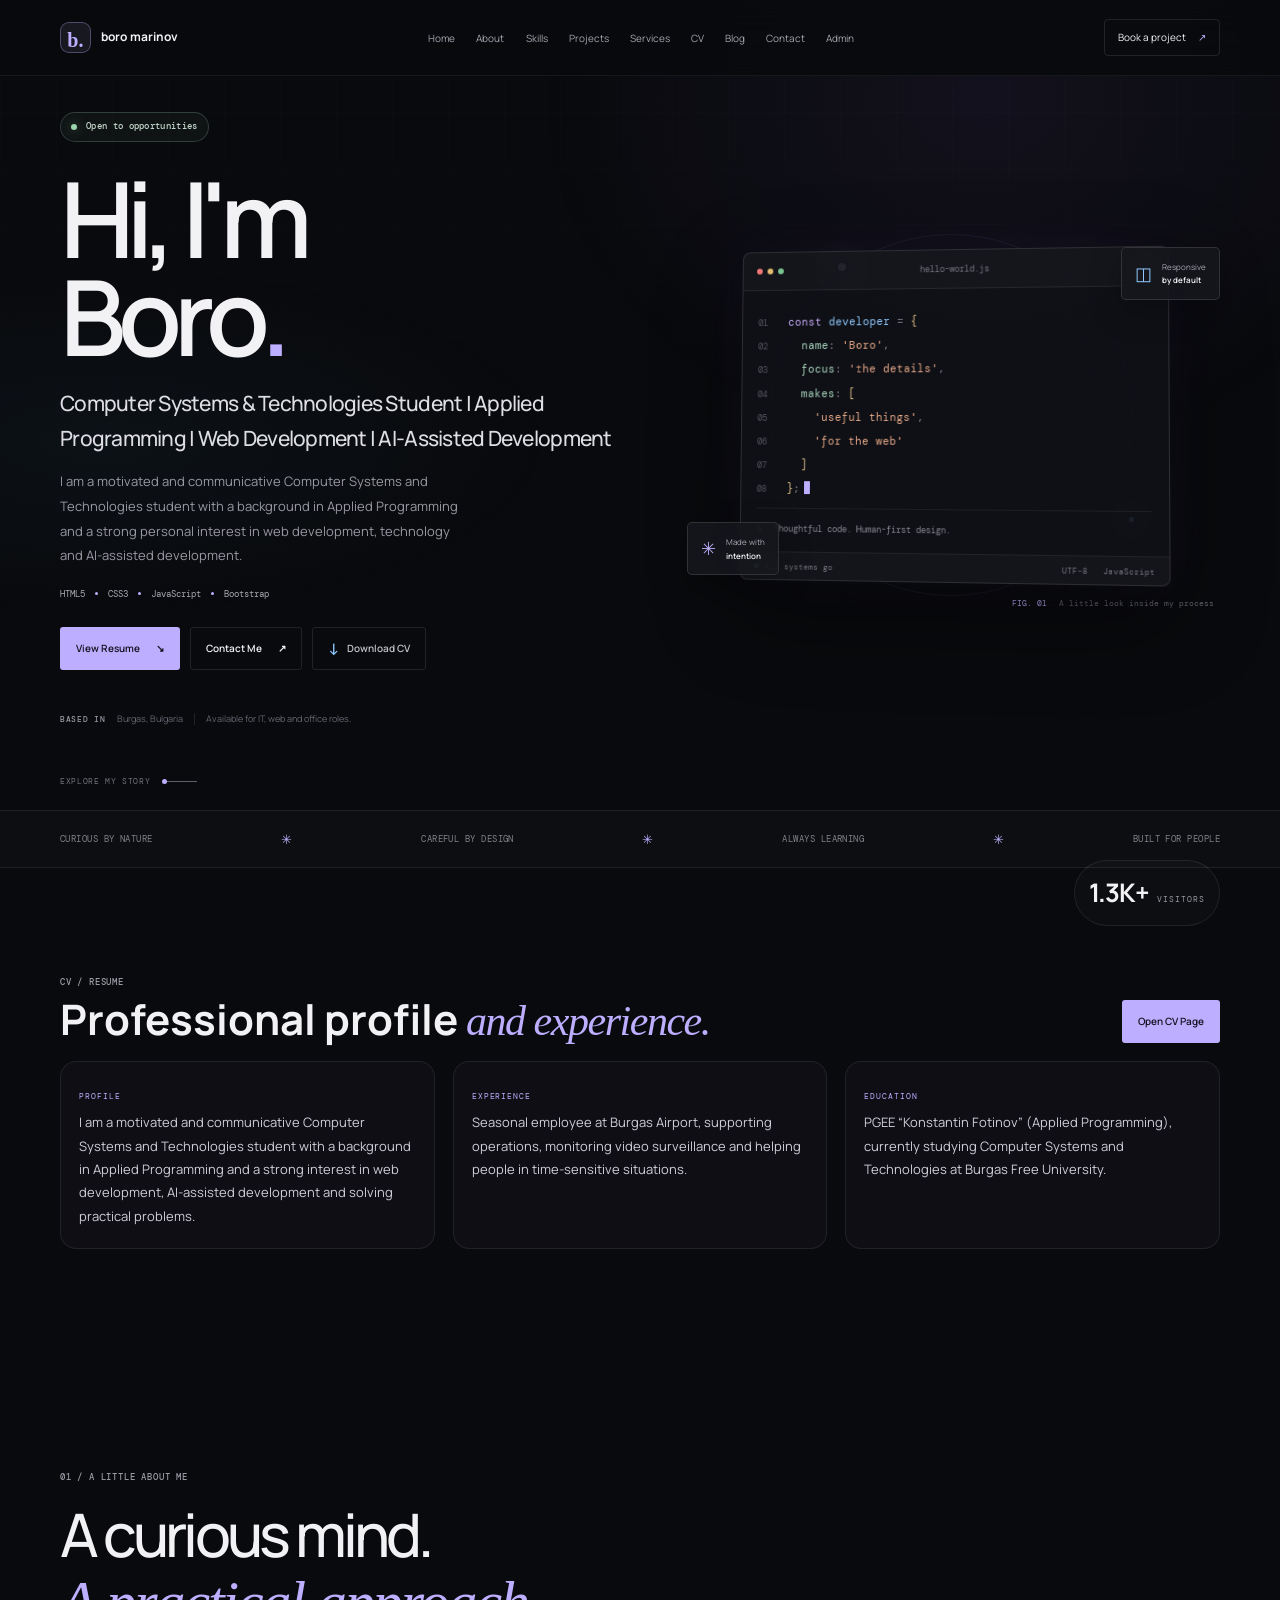
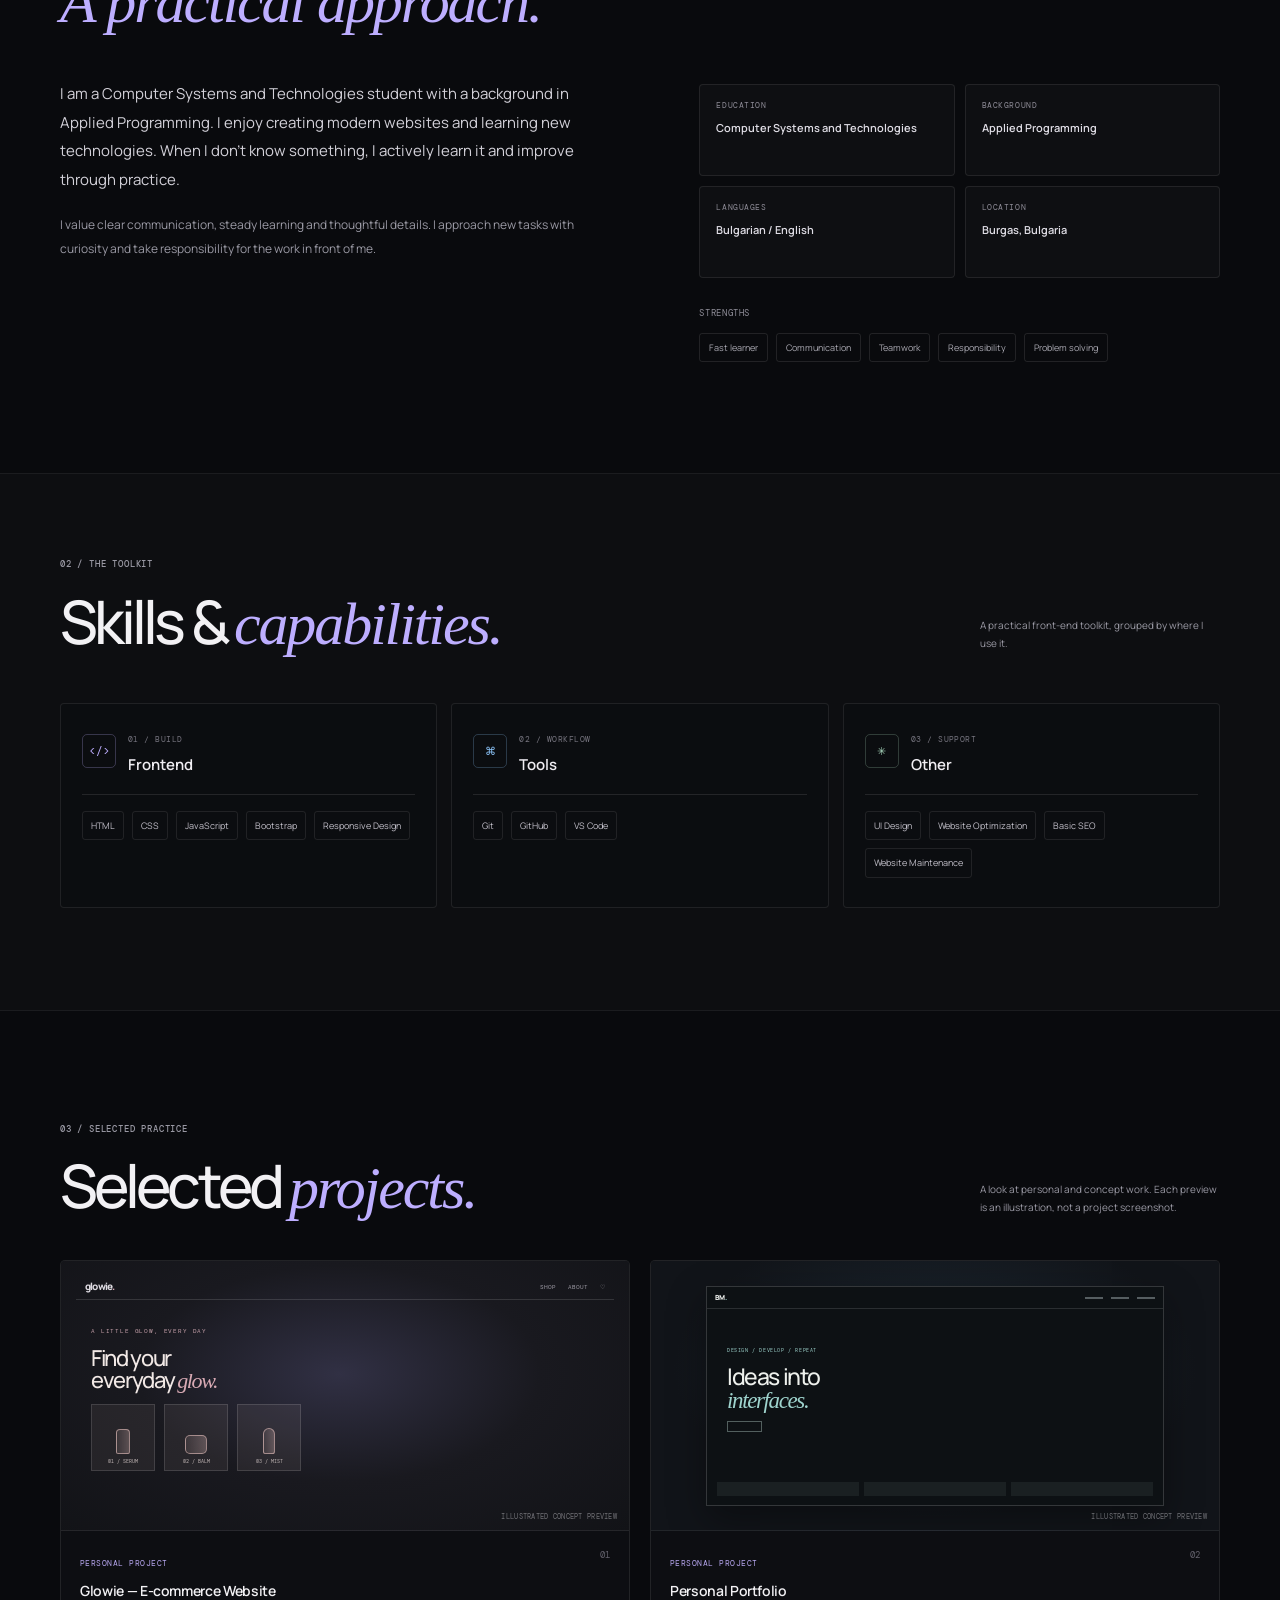
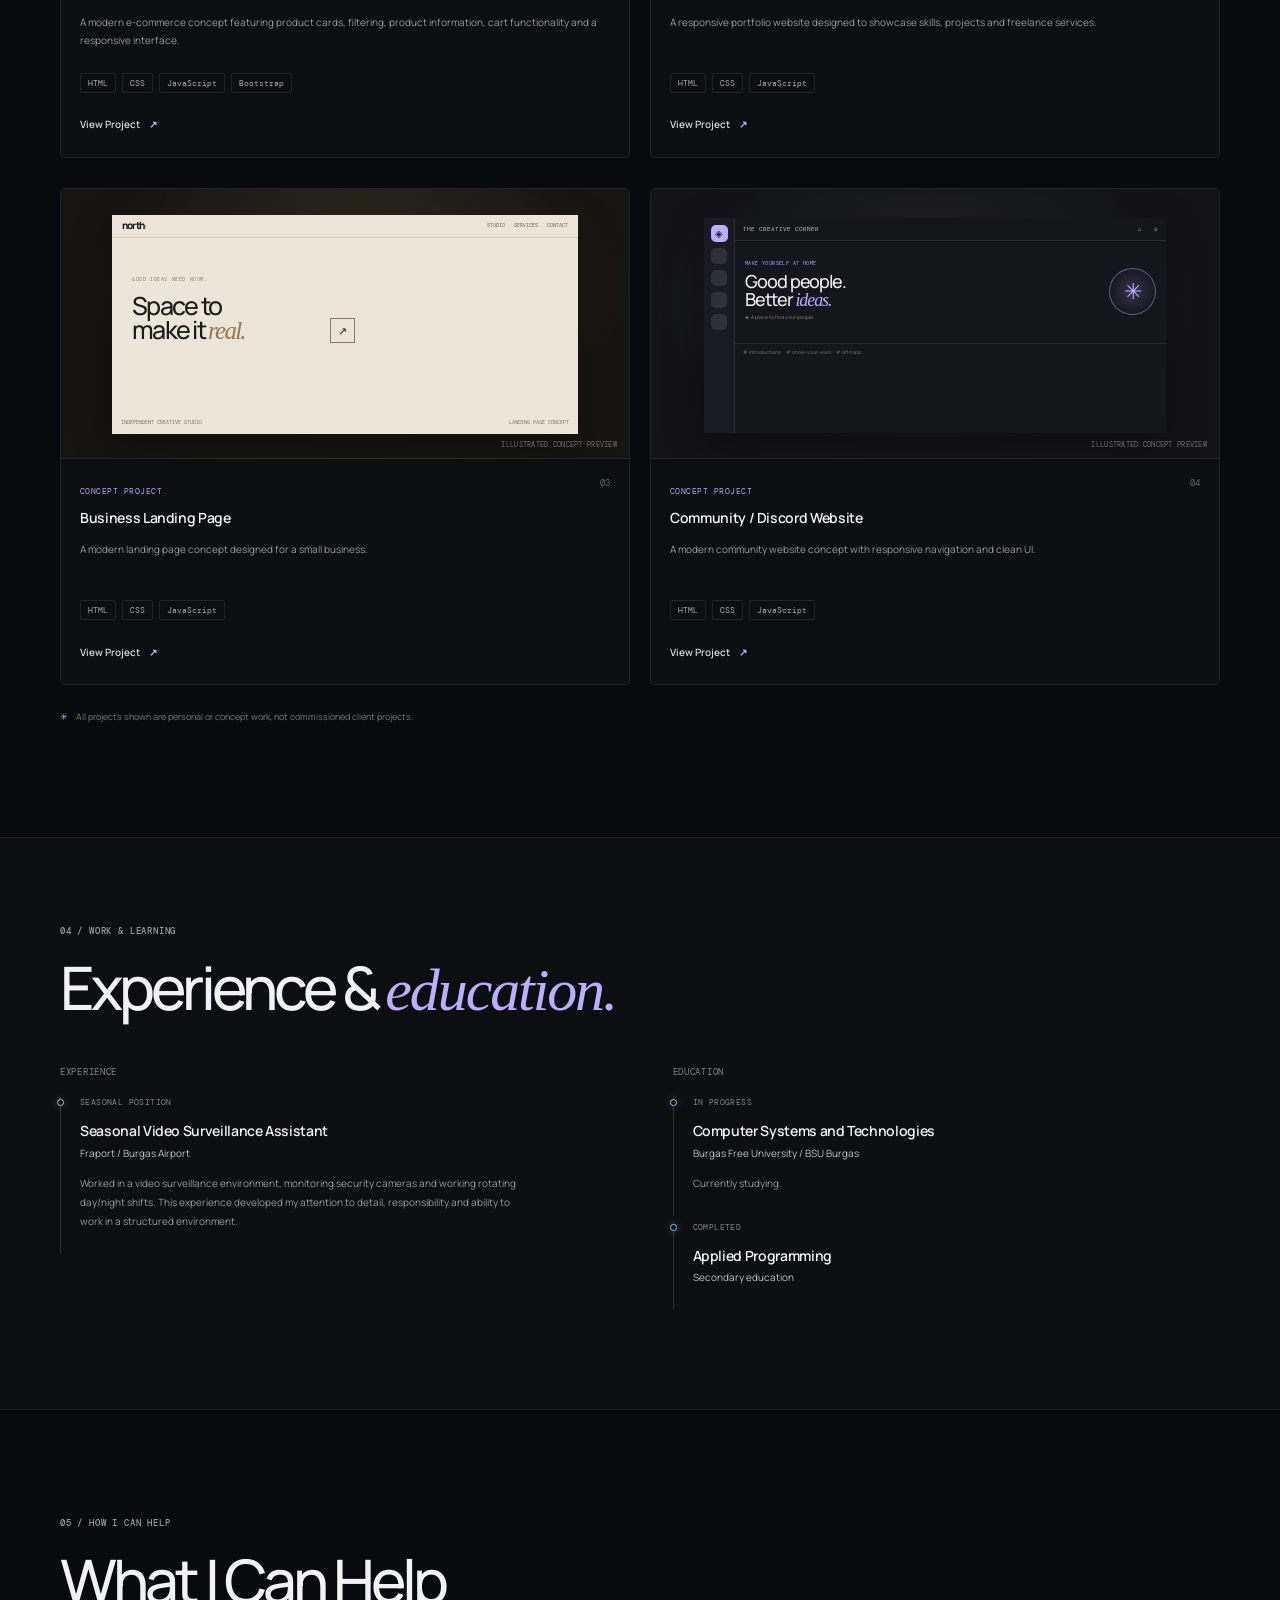
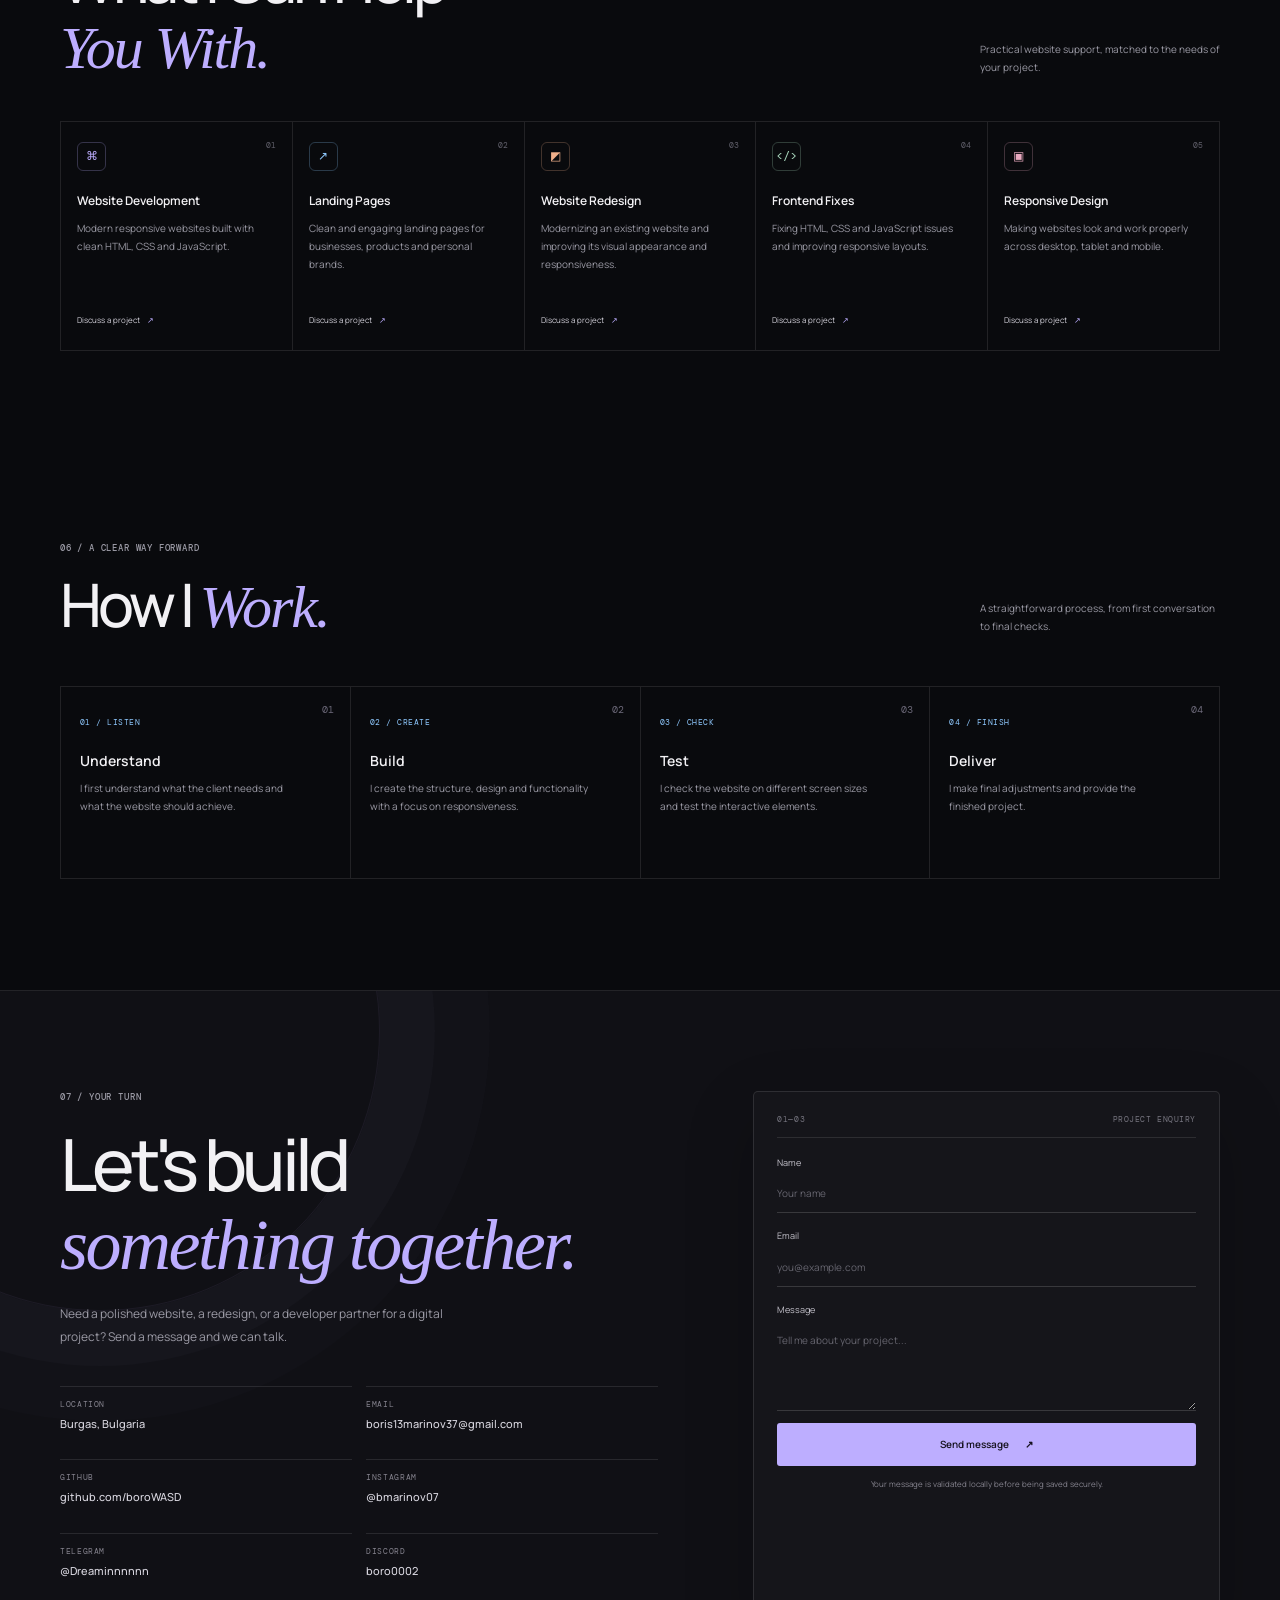
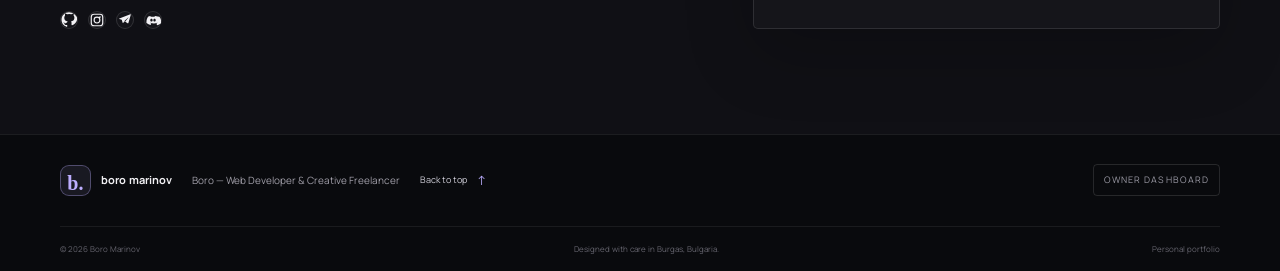
<file: index.html>
<!doctype html>
<html lang="en">
  <head>
    <meta charset="utf-8">
    <meta name="viewport" content="width=device-width, initial-scale=1">
    <meta name="theme-color" content="#090a0d">
    <meta name="description" content="Personal portfolio of Boro, a Web Developer and Computer Systems and Technologies student specializing in modern responsive websites.">
    <title>Boro | Web Developer &amp; Creative Freelancer</title>
    <link rel="icon" href="data:image/svg+xml,%3Csvg xmlns='http://www.w3.org/2000/svg' viewBox='0 0 64 64'%3E%3Crect width='64' height='64' rx='16' fill='%23090a0d'/%3E%3Cpath d='M20 13h15a13 13 0 0 1 10 21 11 11 0 0 1-7 19H20zm10 9v9h5a4 4 0 0 0 0-9zm0 18v9h7a4 4 0 0 0 0-9z' fill='%23c6b7ff'/%3E%3C/svg%3E">
    <link rel="preconnect" href="https://fonts.googleapis.com">
    <link rel="preconnect" href="https://fonts.gstatic.com" crossorigin>
    <link href="https://fonts.googleapis.com/css2?family=DM+Mono:wght@400;500&family=Manrope:wght@400;500;600;700;800&display=swap" rel="stylesheet">
    <link rel="stylesheet" href="styles.css">
    <script src="script.js" defer></script>
  </head>
  <body>
    <a class="skip-link" href="#main">Skip to content</a>
    <div class="site-shell">
      <header class="site-header">
        <a class="wordmark" href="index.html" aria-label="Boro, home"><span class="wordmark-mark">b.</span><span>boro marinov</span></a>
        <button class="menu-toggle" type="button" aria-label="Open navigation" aria-expanded="false" aria-controls="primary-navigation"><span></span><span></span></button>
        <nav class="primary-nav" id="primary-navigation" aria-label="Main navigation">
          <a href="index.html">Home</a><a href="about.html">About</a><a href="skills.html">Skills</a><a href="projects.html">Projects</a><a href="services.html">Services</a><a href="cv.html">CV</a><a href="blog.html">Blog</a><a href="contact.html">Contact</a><a href="admin.html">Admin</a>
        </nav>
        <a class="header-cta" href="contact.html">Book a project <span aria-hidden="true">↗</span></a>
      </header>

      <main id="main">
        <section class="hero section-wrap" id="home" aria-labelledby="hero-title">
          <div class="hero-copy">
            <p class="eyebrow availability-badge"><span class="status-dot"></span> Open to opportunities</p>
            <h1 id="hero-title">Hi, I'm<br><span class="hero-name">Boro<span class="accent-period">.</span></span></h1>
            <p class="hero-role">Computer Systems &amp; Technologies Student | Applied Programming | Web Development | AI-Assisted Development</p>
            <p class="hero-description">I am a motivated and communicative Computer Systems and Technologies student with a background in Applied Programming and a strong personal interest in web development, technology and AI-assisted development.</p>
            <div class="hero-tech" aria-label="Technologies"><span>HTML5</span><i></i><span>CSS3</span><i></i><span>JavaScript</span><i></i><span>Bootstrap</span></div>
            <div class="hero-actions">
              <a class="button button-primary" href="cv.html" data-track="view-resume">View Resume <span aria-hidden="true">↘</span></a>
              <a class="button button-quiet" href="contact.html" data-track="contact-me">Contact Me <span aria-hidden="true">↗</span></a>
              <button class="button button-download" id="download-cv" type="button" data-track="download-cv"><span class="download-icon" aria-hidden="true">↓</span> Download CV</button>
            </div>
            <div class="hero-footnote"><span class="mono-label">BASED IN</span><span>Burgas, Bulgaria</span><span class="footnote-divider"></span><span>Available for IT, web and office roles.</span></div>
          </div>
          <div class="hero-art" aria-label="Animated code editor illustration">
            <div class="art-orbit orbit-one"></div><div class="art-orbit orbit-two"></div>
            <div class="editor-window">
              <div class="editor-top"><div class="window-dots"><i></i><i></i><i></i></div><span class="editor-file">hello-world.js</span><span class="editor-language">JS</span></div>
              <div class="editor-content" aria-hidden="true">
                <div><span class="line-no">01</span><span class="code-purple">const</span> <span class="code-blue">developer</span> <span class="code-muted">=</span> <span class="code-yellow">{</span></div>
                <div><span class="line-no">02</span>&nbsp;&nbsp;<span class="code-green">name</span><span class="code-muted">:</span> <span class="code-orange">'Boro'</span><span class="code-muted">,</span></div>
                <div><span class="line-no">03</span>&nbsp;&nbsp;<span class="code-green">focus</span><span class="code-muted">:</span> <span class="code-orange">'the details'</span><span class="code-muted">,</span></div>
                <div><span class="line-no">04</span>&nbsp;&nbsp;<span class="code-green">makes</span><span class="code-muted">:</span> <span class="code-yellow">[</span></div>
                <div><span class="line-no">05</span>&nbsp;&nbsp;&nbsp;&nbsp;<span class="code-orange">'useful things'</span><span class="code-muted">,</span></div>
                <div><span class="line-no">06</span>&nbsp;&nbsp;&nbsp;&nbsp;<span class="code-orange">'for the web'</span></div>
                <div><span class="line-no">07</span>&nbsp;&nbsp;<span class="code-yellow">]</span></div>
                <div><span class="line-no">08</span><span class="code-yellow">}</span><span class="code-muted">;</span><span class="cursor-block"></span></div>
                <div class="editor-spacer"></div>
                <div class="editor-output"><span class="output-arrow">↳</span> Thoughtful code. Human-first design.</div>
              </div>
              <div class="editor-status"><span><i></i> All systems go</span><span>UTF-8&nbsp;&nbsp; JavaScript</span></div>
            </div>
            <div class="floating-chip chip-responsive"><span class="chip-icon">◫</span><span>Responsive<br><b>by default</b></span></div>
            <div class="floating-chip chip-clean"><span class="chip-spark">✳</span><span>Made with<br><b>intention</b></span></div>
            <div class="art-caption"><span>FIG. 01</span><span>A little look inside my process</span></div>
          </div>
          <a class="scroll-cue" href="about.html"><span>EXPLORE MY STORY</span><i aria-hidden="true"></i></a>
        </section>

        <section class="intro-strip" aria-label="Portfolio summary"><div class="strip-inner"><span>CURIOUS BY NATURE</span><b>✳</b><span>CAREFUL BY DESIGN</span><b>✳</b><span>ALWAYS LEARNING</span><b>✳</b><span>BUILT FOR PEOPLE</span></div></section>

        <div class="public-counter-wrap section-wrap" aria-label="Public visitor statistic">
          <div class="public-counter">
            <span class="public-counter-number" id="public-visitor-count">1,284</span>
            <span class="public-counter-label">visitors</span>
          </div>
        </div>

        <section class="content-section section-wrap cv-spotlight" id="cv" aria-labelledby="cv-title">
          <div class="resume-banner">
            <div>
              <p class="eyebrow">CV / RESUME</p>
              <h2 id="cv-title">Professional profile <span class="serif-accent">and experience.</span></h2>
            </div>
            <div class="resume-banner-actions">
              <a class="button button-primary" href="cv.html">Open CV Page</a>
            </div>
          </div>
          <div class="resume-summary-grid">
            <article class="resume-summary-card">
              <span>PROFILE</span>
              <p>I am a motivated and communicative Computer Systems and Technologies student with a background in Applied Programming and a strong interest in web development, AI-assisted development and solving practical problems.</p>
            </article>
            <article class="resume-summary-card">
              <span>EXPERIENCE</span>
              <p>Seasonal employee at Burgas Airport, supporting operations, monitoring video surveillance and helping people in time-sensitive situations.</p>
            </article>
            <article class="resume-summary-card">
              <span>EDUCATION</span>
              <p>PGEE “Konstantin Fotinov” (Applied Programming), currently studying Computer Systems and Technologies at Burgas Free University.</p>
            </article>
          </div>
        </section>

        <section class="content-section section-wrap" id="about" aria-labelledby="about-title">
          <div class="section-heading"><p class="eyebrow">01 / A LITTLE ABOUT ME</p><h2 id="about-title">A curious mind.<br><span class="serif-accent">A practical approach.</span></h2></div>
          <div class="about-layout">
            <div class="about-copy"><p class="large-copy">I am a Computer Systems and Technologies student with a background in Applied Programming. I enjoy creating modern websites and learning new technologies. When I don't know something, I actively learn it and improve through practice.</p><p>I value clear communication, steady learning and thoughtful details. I approach new tasks with curiosity and take responsibility for the work in front of me.</p></div>
            <div class="about-facts">
              <div class="about-fact-grid">
                <article class="about-fact"><span>EDUCATION</span><strong>Computer Systems and Technologies</strong></article>
                <article class="about-fact"><span>BACKGROUND</span><strong>Applied Programming</strong></article>
                <article class="about-fact"><span>LANGUAGES</span><strong>Bulgarian / English</strong></article>
                <article class="about-fact"><span>LOCATION</span><strong>Burgas, Bulgaria</strong></article>
              </div>
              <div class="strengths"><span class="fact-index">STRENGTHS</span><div class="trait-list"><span>Fast learner</span><span>Communication</span><span>Teamwork</span><span>Responsibility</span><span>Problem solving</span></div></div>
            </div>
          </div>
        </section>

        <section class="content-section skills-section" id="skills" aria-labelledby="skills-title">
          <div class="section-wrap">
            <div class="section-heading heading-inline"><div><p class="eyebrow">02 / THE TOOLKIT</p><h2 id="skills-title">Skills &amp; <span class="serif-accent">capabilities.</span></h2></div><p class="heading-note">A practical front-end toolkit, grouped by where I use it.</p></div>
            <div class="skill-groups">
              <article class="skill-group"><div class="skill-group-heading"><span class="skill-group-icon">&lt;/&gt;</span><div><span>01 / BUILD</span><h3>Frontend</h3></div></div><div class="skill-list"><span>HTML</span><span>CSS</span><span>JavaScript</span><span>Bootstrap</span><span>Responsive Design</span></div></article>
              <article class="skill-group"><div class="skill-group-heading"><span class="skill-group-icon icon-blue">⌘</span><div><span>02 / WORKFLOW</span><h3>Tools</h3></div></div><div class="skill-list"><span>Git</span><span>GitHub</span><span>VS Code</span></div></article>
              <article class="skill-group"><div class="skill-group-heading"><span class="skill-group-icon icon-green">✳</span><div><span>03 / SUPPORT</span><h3>Other</h3></div></div><div class="skill-list"><span>UI Design</span><span>Website Optimization</span><span>Basic SEO</span><span>Website Maintenance</span></div></article>
            </div>
          </div>
        </section>

        <section class="content-section section-wrap projects-section" id="projects" aria-labelledby="projects-title"><div class="section-heading heading-inline"><div><p class="eyebrow">03 / SELECTED PRACTICE</p><h2 id="projects-title">Selected <span class="serif-accent">projects.</span></h2></div><p class="heading-note">A look at personal and concept work. Each preview is an illustration, not a project screenshot.</p></div><div class="projects-grid">
          <article class="project-card project-featured"><div class="project-preview preview-shop" role="img" aria-label="Illustrated placeholder preview for the Glowie e-commerce concept"><div class="preview-browser"><span class="browser-mark">glowie<span>.</span></span><span class="browser-links">SHOP&nbsp;&nbsp; ABOUT&nbsp;&nbsp; ♡</span></div><div class="shop-body"><span class="shop-kicker">A LITTLE GLOW, EVERY DAY</span><div class="shop-title">Find your<br>everyday <em>glow.</em></div><div class="shop-products"><span class="product product-a"><i></i><b>01 / SERUM</b></span><span class="product product-b"><i></i><b>02 / BALM</b></span><span class="product product-c"><i></i><b>03 / MIST</b></span></div></div><span class="preview-label">ILLUSTRATED CONCEPT PREVIEW</span></div><div class="project-details"><div class="project-title-row"><div><span class="project-kind">PERSONAL PROJECT</span><h3>Glowie — E-commerce Website</h3></div><span class="project-index">01</span></div><p>A modern e-commerce concept featuring product cards, filtering, product information, cart functionality and a responsive interface.</p><div class="tech-tags"><span>HTML</span><span>CSS</span><span>JavaScript</span><span>Bootstrap</span></div><div class="project-actions"><button class="text-link project-view" type="button" data-project="glowie">View Project <span>↗</span></button></div></div></article>
          <article class="project-card"><div class="project-preview preview-portfolio" role="img" aria-label="Illustrated placeholder preview for a personal portfolio"><div class="portfolio-frame"><div class="portfolio-nav"><span>BM<span>.</span></span><i></i><i></i><i></i></div><div class="portfolio-hero"><small>DESIGN / DEVELOP / REPEAT</small><strong>Ideas into<br><em>interfaces.</em></strong><span></span></div><div class="portfolio-bottom"><i></i><i></i><i></i></div></div><span class="preview-label">ILLUSTRATED CONCEPT PREVIEW</span></div><div class="project-details"><div class="project-title-row"><div><span class="project-kind">PERSONAL PROJECT</span><h3>Personal Portfolio</h3></div><span class="project-index">02</span></div><p>A responsive portfolio website designed to showcase skills, projects and freelance services.</p><div class="tech-tags"><span>HTML</span><span>CSS</span><span>JavaScript</span></div><div class="project-actions"><button class="text-link project-view" type="button" data-project="portfolio">View Project <span>↗</span></button></div></div></article>
          <article class="project-card"><div class="project-preview preview-business" role="img" aria-label="Illustrated placeholder preview for a small business landing page concept"><div class="business-frame"><div class="business-nav"><span>north<span>+</span></span><span>STUDIO&nbsp;&nbsp; SERVICES&nbsp;&nbsp; CONTACT</span></div><div class="business-hero"><span>GOOD IDEAS NEED ROOM.</span><b>Space to<br>make it <em>real.</em></b><i>↗</i></div><div class="business-foot"><span>INDEPENDENT CREATIVE STUDIO</span><span>LANDING PAGE CONCEPT</span></div></div><span class="preview-label">ILLUSTRATED CONCEPT PREVIEW</span></div><div class="project-details"><div class="project-title-row"><div><span class="project-kind">CONCEPT PROJECT</span><h3>Business Landing Page</h3></div><span class="project-index">03</span></div><p>A modern landing page concept designed for a small business.</p><div class="tech-tags"><span>HTML</span><span>CSS</span><span>JavaScript</span></div><div class="project-actions"><button class="text-link project-view" type="button" data-project="business">View Project <span>↗</span></button></div></div></article>
          <article class="project-card"><div class="project-preview preview-community" role="img" aria-label="Illustrated placeholder preview for a community website concept"><div class="community-frame"><div class="community-sidebar"><span class="community-logo">◈</span><i></i><i></i><i></i><i></i></div><div class="community-main"><div class="community-top"><span>THE CREATIVE CORNER</span><span>⌕ &nbsp; ♧</span></div><div class="community-content"><div class="community-copy"><small>MAKE YOURSELF AT HOME</small><b>Good people.<br>Better <em>ideas.</em></b><span>◈&nbsp; A place to find your people.</span></div><div class="community-orb">✳</div></div><div class="community-channels"><span># introductions</span><span># show-your-work</span><span># off-topic</span></div></div></div><span class="preview-label">ILLUSTRATED CONCEPT PREVIEW</span></div><div class="project-details"><div class="project-title-row"><div><span class="project-kind">CONCEPT PROJECT</span><h3>Community / Discord Website</h3></div><span class="project-index">04</span></div><p>A modern community website concept with responsive navigation and clean UI.</p><div class="tech-tags"><span>HTML</span><span>CSS</span><span>JavaScript</span></div><div class="project-actions"><button class="text-link project-view" type="button" data-project="community">View Project <span>↗</span></button></div></div></article>
        </div><p class="projects-note"><span aria-hidden="true">✳</span> All projects shown are personal or concept work, not commissioned client projects.</p></section>

        <section class="content-section experience-section" id="experience" aria-labelledby="experience-title"><div class="section-wrap"><div class="section-heading"><p class="eyebrow">04 / WORK &amp; LEARNING</p><h2 id="experience-title">Experience &amp; <span class="serif-accent">education.</span></h2></div><div class="timeline-layout"><div class="timeline-column"><p class="timeline-label">EXPERIENCE</p><article class="timeline-entry"><span class="timeline-dot"></span><div class="timeline-meta"><span>SEASONAL POSITION</span></div><h3>Seasonal Video Surveillance Assistant</h3><p class="timeline-place">Fraport / Burgas Airport</p><p class="timeline-description">Worked in a video surveillance environment, monitoring security cameras and working rotating day/night shifts. This experience developed my attention to detail, responsibility and ability to work in a structured environment.</p></article></div><div class="timeline-column" id="education"><p class="timeline-label">EDUCATION</p><article class="timeline-entry"><span class="timeline-dot dot-violet"></span><div class="timeline-meta"><span>IN PROGRESS</span></div><h3>Computer Systems and Technologies</h3><p class="timeline-place">Burgas Free University / BSU Burgas</p><p class="timeline-description">Currently studying.</p></article><article class="timeline-entry entry-secondary"><span class="timeline-dot dot-blue"></span><div class="timeline-meta"><span>COMPLETED</span></div><h3>Applied Programming</h3><p class="timeline-place">Secondary education</p></article></div></div></div></section>

        <section class="content-section section-wrap services-section" id="services" aria-labelledby="services-title"><div class="section-heading heading-inline"><div><p class="eyebrow">05 / HOW I CAN HELP</p><h2 id="services-title">What I Can Help<br><span class="serif-accent">You With.</span></h2></div><p class="heading-note">Practical website support, matched to the needs of your project.</p></div><div class="services-grid"><article class="service-item"><span class="service-index">01</span><span class="service-icon">⌘</span><h3>Website Development</h3><p>Modern responsive websites built with clean HTML, CSS and JavaScript.</p><a href="contact.html" aria-label="Ask about website development">Discuss a project <span>↗</span></a></article><article class="service-item"><span class="service-index">02</span><span class="service-icon">↗</span><h3>Landing Pages</h3><p>Clean and engaging landing pages for businesses, products and personal brands.</p><a href="contact.html" aria-label="Ask about landing pages">Discuss a project <span>↗</span></a></article><article class="service-item"><span class="service-index">03</span><span class="service-icon">◩</span><h3>Website Redesign</h3><p>Modernizing an existing website and improving its visual appearance and responsiveness.</p><a href="contact.html" aria-label="Ask about website redesign">Discuss a project <span>↗</span></a></article><article class="service-item"><span class="service-index">04</span><span class="service-icon">&lt;/&gt;</span><h3>Frontend Fixes</h3><p>Fixing HTML, CSS and JavaScript issues and improving responsive layouts.</p><a href="contact.html" aria-label="Ask about frontend fixes">Discuss a project <span>↗</span></a></article><article class="service-item"><span class="service-index">05</span><span class="service-icon">▣</span><h3>Responsive Design</h3><p>Making websites look and work properly across desktop, tablet and mobile.</p><a href="contact.html" aria-label="Ask about responsive design">Discuss a project <span>↗</span></a></article></div></section>

        <section class="content-section section-wrap process-section" id="process" aria-labelledby="process-title"><div class="section-heading heading-inline"><div><p class="eyebrow">06 / A CLEAR WAY FORWARD</p><h2 id="process-title">How I <span class="serif-accent">Work.</span></h2></div><p class="heading-note">A straightforward process, from first conversation to final checks.</p></div><div class="process-grid"><article class="process-step"><span class="process-number">01</span><span class="process-marker">01 / LISTEN</span><h3>Understand</h3><p>I first understand what the client needs and what the website should achieve.</p></article><article class="process-step"><span class="process-number">02</span><span class="process-marker">02 / CREATE</span><h3>Build</h3><p>I create the structure, design and functionality with a focus on responsiveness.</p></article><article class="process-step"><span class="process-number">03</span><span class="process-marker">03 / CHECK</span><h3>Test</h3><p>I check the website on different screen sizes and test the interactive elements.</p></article><article class="process-step"><span class="process-number">04</span><span class="process-marker">04 / FINISH</span><h3>Deliver</h3><p>I make final adjustments and provide the finished project.</p></article></div></section>

        <section class="contact-section" id="contact" aria-labelledby="contact-title">
          <div class="contact-glow"></div>
          <div class="section-wrap contact-layout">
            <div class="contact-copy">
              <p class="eyebrow">07 / YOUR TURN</p>
              <h2 id="contact-title">Let's build<br><span class="serif-accent">something together.</span></h2>
              <p>Need a polished website, a redesign, or a developer partner for a digital project? Send a message and we can talk.</p>
              <div class="contact-details">
                <div><span>LOCATION</span><strong>Burgas, Bulgaria</strong></div>
                <div><span>EMAIL</span><strong>boris13marinov37@gmail.com</strong></div>
                <div><span>GITHUB</span><strong><a href="https://github.com/boroWASD" target="_blank" rel="noreferrer">github.com/boroWASD</a></strong></div>
                <div><span>INSTAGRAM</span><strong><a href="https://www.instagram.com/bmarinov07/?hl=en" target="_blank" rel="noreferrer">@bmarinov07</a></strong></div>
                <div><span>TELEGRAM</span><strong><a href="https://t.me/Dreaminnnnnn" target="_blank" rel="noreferrer">@Dreaminnnnnn</a></strong></div>
                <div><span>DISCORD</span><strong>boro0002</strong></div>
              </div>
              <div class="social-links" aria-label="Social media links">
                <a class="social-link social-icon" href="https://github.com/boroWASD" target="_blank" rel="noreferrer" aria-label="GitHub"><svg viewBox="0 0 24 24" aria-hidden="true"><path d="M12 .5C5.7.5.8 5.4.8 11.7c0 4.9 3.2 9.1 7.7 10.6.6.1.8-.3.8-.6v-2.2c-3.1.7-3.8-1.3-3.8-1.3-.5-1.3-1.3-1.7-1.3-1.7-1.1-.7.1-.7.1-.7 1.2.1 1.8 1.2 1.8 1.2 1 .1 2.4-.7 3.2-1.5.1-.6.4-1.1.7-1.4-2.5-.3-5.1-1.3-5.1-5.7 0-1.3.5-2.3 1.2-3.1-.1-.3-.5-1.6.1-3.2 0 0 1-.3 3.3 1.2a11.5 11.5 0 0 1 6 0c2.3-1.5 3.3-1.2 3.3-1.2.6 1.6.2 2.9.1 3.2.8.8 1.2 1.8 1.2 3.1 0 4.4-2.6 5.4-5.1 5.7.4.4.8 1 .8 2.1v3.1c0 .3.2.7.8.6 4.5-1.5 7.7-5.7 7.7-10.6C23.2 5.4 18.3.5 12 .5Z"/></svg></a>
                <a class="social-link social-icon" href="https://www.instagram.com/bmarinov07/?hl=en" target="_blank" rel="noreferrer" aria-label="Instagram"><svg viewBox="0 0 24 24" aria-hidden="true"><path d="M7.6 2.5h8.8A5.1 5.1 0 0 1 21.5 7.6v8.8a5.1 5.1 0 0 1-5.1 5.1H7.6A5.1 5.1 0 0 1 2.5 16.4V7.6a5.1 5.1 0 0 1 5.1-5.1Zm0 1.8A3.3 3.3 0 0 0 4.3 7.6v8.8a3.3 3.3 0 0 0 3.3 3.3h8.8a3.3 3.3 0 0 0 3.3-3.3V7.6a3.3 3.3 0 0 0-3.3-3.3zm8.9 2.1a1.2 1.2 0 1 1 0 2.5 1.2 1.2 0 0 1 0-2.5ZM12 6.8A5.2 5.2 0 1 1 12 17.2 5.2 5.2 0 0 1 12 6.8Zm0 1.8A3.4 3.4 0 1 0 12 15.6 3.4 3.4 0 0 0 12 8.6Z"/></svg></a>
                <a class="social-link social-icon" href="https://t.me/Dreaminnnnnn" target="_blank" rel="noreferrer" aria-label="Telegram"><svg viewBox="0 0 24 24" aria-hidden="true"><path d="M20.7 4.2c.4-.5 0-1-.7-.9l-16.5 6.4c-.6.2-.6.6-.1.8l3.7 1.2 1.4 4.4c.1.5.8.6 1 .2l2.1-2.6 4.1 3.1c.7.5 1.3.2 1.5-.7L20.7 4.2Zm-9.2 9 5.3-4.8c.2-.2.4-.1.2.1l-4.6 5.8-.2.3-.3-.4Z"/></svg></a>
                <a class="social-link social-icon" href="https://discord.com" aria-label="Discord" rel="noreferrer"><svg viewBox="0 0 24 24" aria-hidden="true"><path d="M19 6.9A14.3 14.3 0 0 0 15.2 6l-.4.7a13 13 0 0 1-6.6 0L7.8 6A14.3 14.3 0 0 0 5 6.9C2.6 9.8 2 13.2 2.2 16.5c2.1 1.6 4.1 2.5 6 3.1.5-.7 1-1.4 1.3-2.2a10.9 10.9 0 0 1-1.7-.8l.4-.3c3.3 1.5 6.9 1.5 10.2 0l.4.3c-.5.4-1.1.7-1.7.9.3.8.8 1.5 1.3 2.2 2-.6 3.9-1.5 6-3.1.2-3.3-.5-6.7-2.8-9.6ZM9.7 14.3c-1 0-1.8-.9-1.8-2s.8-2 1.8-2c1 0 1.8.9 1.8 2s-.8 2-1.8 2Zm4.6 0c-1 0-1.8-.9-1.8-2s.8-2 1.8-2c1 0 1.8.9 1.8 2s-.8 2-1.8 2Z"/></svg></a>
              </div>
            </div>

            <form class="contact-form" id="contact-form" novalidate>
              <div class="form-intro"><span>01—03</span><span>PROJECT ENQUIRY</span></div>
              <label for="name">Name</label>
              <input id="name" name="name" autocomplete="name" placeholder="Your name" required minlength="2">
              <span class="field-error" id="name-error"></span>

              <label for="email">Email</label>
              <input id="email" name="email" type="email" autocomplete="email" placeholder="you@example.com" required>
              <span class="field-error" id="email-error"></span>

              <label for="message">Message</label>
              <textarea id="message" name="message" rows="4" placeholder="Tell me about your project..." required minlength="10"></textarea>
              <span class="field-error" id="message-error"></span>

              <button class="button button-primary form-submit" type="submit" data-track="contact-form-submit">Send message <span aria-hidden="true">↗</span></button>
              <p class="form-status" id="form-status" role="status" aria-live="polite">Your message is validated locally before being saved securely.</p>
            </form>
          </div>
        </section>
      </main>

      <footer class="site-footer"><div class="section-wrap footer-main"><a class="wordmark footer-brand" href="index.html"><span class="wordmark-mark">b.</span><span>boro marinov</span></a><p>Boro — Web Developer &amp; Creative Freelancer</p><a class="back-to-top" href="index.html">Back to top <span aria-hidden="true">↑</span></a><a class="admin-link" href="admin.html">Owner dashboard</a></div><div class="section-wrap footer-bottom"><span>© <span id="year"></span> Boro Marinov</span><span>Designed with care in Burgas, Bulgaria.</span><span>Personal portfolio</span></div></footer>

      <button class="back-top-button" id="back-top" type="button" aria-label="Back to top">↑</button>
      <div class="toast" id="toast" role="status" aria-live="polite"></div>
      <dialog class="project-dialog" id="project-dialog" aria-labelledby="dialog-title"><button class="dialog-close" type="button" aria-label="Close project details">×</button><p class="eyebrow" id="dialog-kind">PERSONAL PROJECT</p><h2 id="dialog-title">Project</h2><p id="dialog-description"></p><div class="tech-tags" id="dialog-tech"></div><p class="dialog-note">The preview is illustrative. No live project or repository link was provided.</p></dialog>
    </div>
  </body>
</html>
</file>
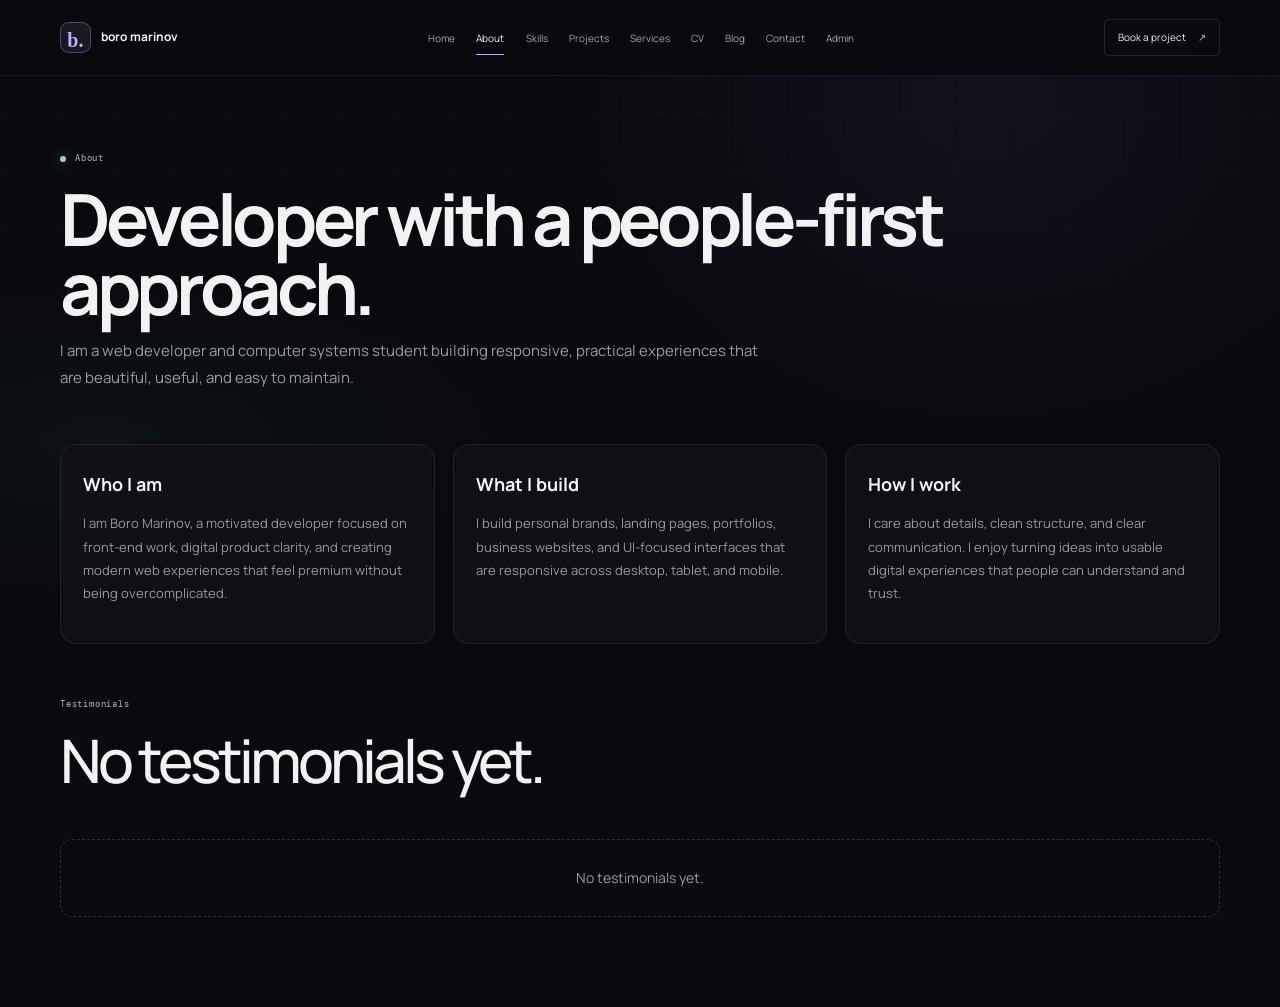
<file: about.html>
<!doctype html>
<html lang="en">
  <head>
    <meta charset="utf-8">
    <meta name="viewport" content="width=device-width, initial-scale=1">
    <meta name="theme-color" content="#090a0d">
    <title>Boro | About</title>
    <link rel="preconnect" href="https://fonts.googleapis.com">
    <link rel="preconnect" href="https://fonts.gstatic.com" crossorigin>
    <link href="https://fonts.googleapis.com/css2?family=DM+Mono:wght@400;500&family=Manrope:wght@400;500;600;700;800&display=swap" rel="stylesheet">
    <link rel="stylesheet" href="styles.css">
    <script src="script.js" defer></script>
  </head>
  <body>
    <div class="site-shell">
      <header class="site-header">
        <a class="wordmark" href="index.html" aria-label="Boro, home"><span class="wordmark-mark">b.</span><span>boro marinov</span></a>
        <button class="menu-toggle" type="button" aria-label="Open navigation" aria-expanded="false" aria-controls="primary-navigation"><span></span><span></span></button>
        <nav class="primary-nav" id="primary-navigation" aria-label="Main navigation">
          <a href="index.html">Home</a><a href="about.html" class="active" aria-current="page">About</a><a href="skills.html">Skills</a><a href="projects.html">Projects</a><a href="services.html">Services</a><a href="cv.html">CV</a><a href="blog.html">Blog</a><a href="contact.html">Contact</a><a href="admin.html">Admin</a>
        </nav>
        <a class="header-cta" href="contact.html">Book a project <span aria-hidden="true">↗</span></a>
      </header>

      <main class="page-main section-wrap">
        <section class="page-hero">
          <p class="eyebrow"><span class="status-dot"></span> About</p>
          <h1>Developer with a people-first approach.</h1>
          <p>I am a web developer and computer systems student building responsive, practical experiences that are beautiful, useful, and easy to maintain.</p>
        </section>

        <section class="story-grid">
          <article class="story-card">
            <h2>Who I am</h2>
            <p>I am Boro Marinov, a motivated developer focused on front-end work, digital product clarity, and creating modern web experiences that feel premium without being overcomplicated.</p>
          </article>
          <article class="story-card">
            <h2>What I build</h2>
            <p>I build personal brands, landing pages, portfolios, business websites, and UI-focused interfaces that are responsive across desktop, tablet, and mobile.</p>
          </article>
          <article class="story-card">
            <h2>How I work</h2>
            <p>I care about details, clean structure, and clear communication. I enjoy turning ideas into usable digital experiences that people can understand and trust.</p>
          </article>
        </section>

        <section class="page-section">
          <div class="section-heading heading-inline">
            <div>
              <p class="eyebrow">Testimonials</p>
              <h2>No testimonials yet.</h2>
            </div>
          </div>
          <div class="empty-state">No testimonials yet.</div>
        </section>
      </main>
    </div>
  </body>
</html>
</file>
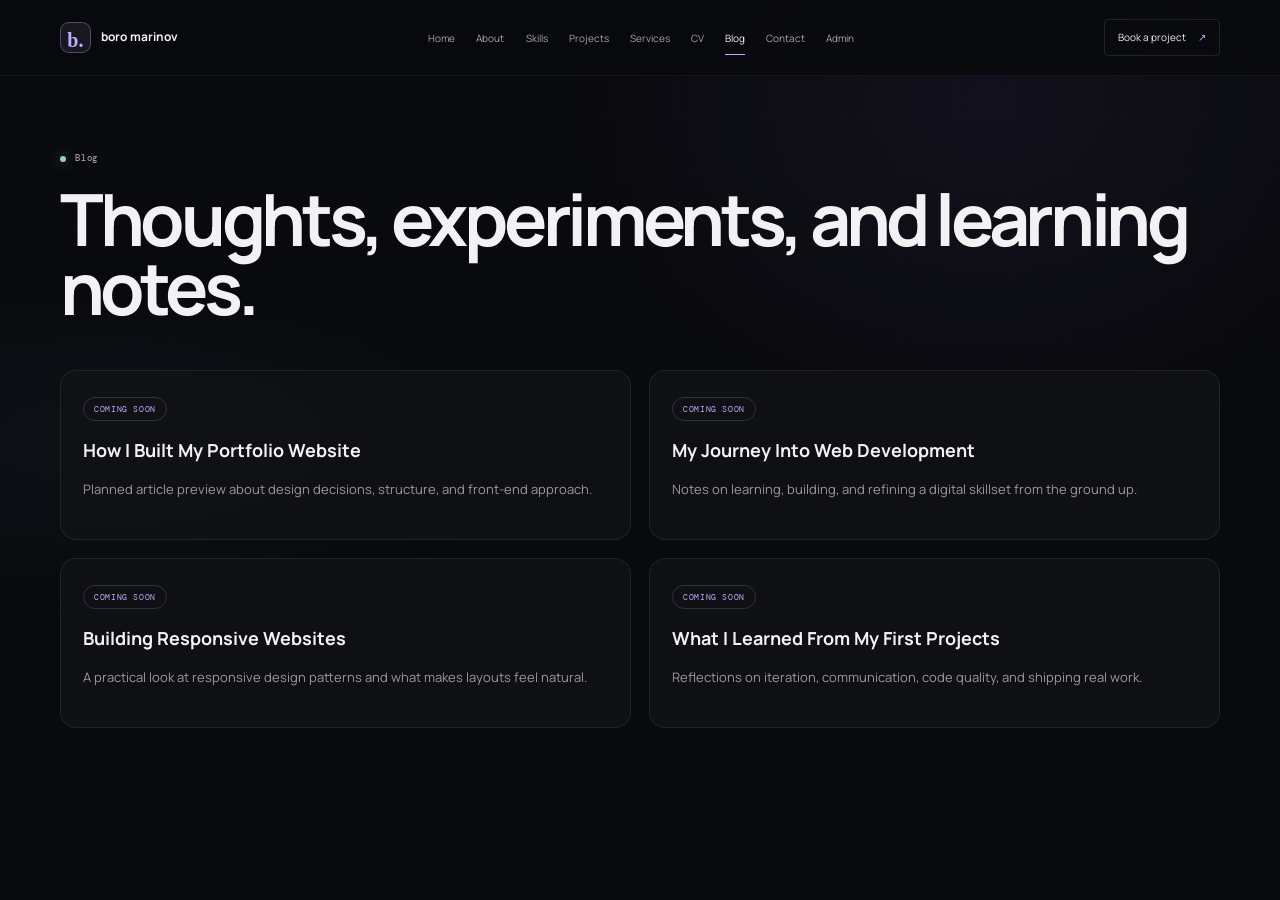
<file: blog.html>
<!doctype html>
<html lang="en">
  <head>
    <meta charset="utf-8">
    <meta name="viewport" content="width=device-width, initial-scale=1">
    <meta name="theme-color" content="#090a0d">
    <title>Boro | Blog</title>
    <link rel="preconnect" href="https://fonts.googleapis.com">
    <link rel="preconnect" href="https://fonts.gstatic.com" crossorigin>
    <link href="https://fonts.googleapis.com/css2?family=DM+Mono:wght@400;500&family=Manrope:wght@400;500;600;700;800&display=swap" rel="stylesheet">
    <link rel="stylesheet" href="styles.css">
    <script src="script.js" defer></script>
  </head>
  <body>
    <div class="site-shell">
      <header class="site-header">
        <a class="wordmark" href="index.html" aria-label="Boro, home"><span class="wordmark-mark">b.</span><span>boro marinov</span></a>
        <button class="menu-toggle" type="button" aria-label="Open navigation" aria-expanded="false" aria-controls="primary-navigation"><span></span><span></span></button>
        <nav class="primary-nav" id="primary-navigation" aria-label="Main navigation">
          <a href="index.html">Home</a><a href="about.html">About</a><a href="skills.html">Skills</a><a href="projects.html">Projects</a><a href="services.html">Services</a><a href="cv.html">CV</a><a href="blog.html" class="active" aria-current="page">Blog</a><a href="contact.html">Contact</a><a href="admin.html">Admin</a>
        </nav>
        <a class="header-cta" href="contact.html">Book a project <span aria-hidden="true">↗</span></a>
      </header>

      <main class="page-main section-wrap">
        <section class="page-hero">
          <p class="eyebrow"><span class="status-dot"></span> Blog</p>
          <h1>Thoughts, experiments, and learning notes.</h1>
        </section>

        <section class="blog-grid">
          <article class="blog-card">
            <span class="blog-label">Coming soon</span>
            <h3>How I Built My Portfolio Website</h3>
            <p>Planned article preview about design decisions, structure, and front-end approach.</p>
          </article>
          <article class="blog-card">
            <span class="blog-label">Coming soon</span>
            <h3>My Journey Into Web Development</h3>
            <p>Notes on learning, building, and refining a digital skillset from the ground up.</p>
          </article>
          <article class="blog-card">
            <span class="blog-label">Coming soon</span>
            <h3>Building Responsive Websites</h3>
            <p>A practical look at responsive design patterns and what makes layouts feel natural.</p>
          </article>
          <article class="blog-card">
            <span class="blog-label">Coming soon</span>
            <h3>What I Learned From My First Projects</h3>
            <p>Reflections on iteration, communication, code quality, and shipping real work.</p>
          </article>
        </section>
      </main>
    </div>
  </body>
</html>
</file>
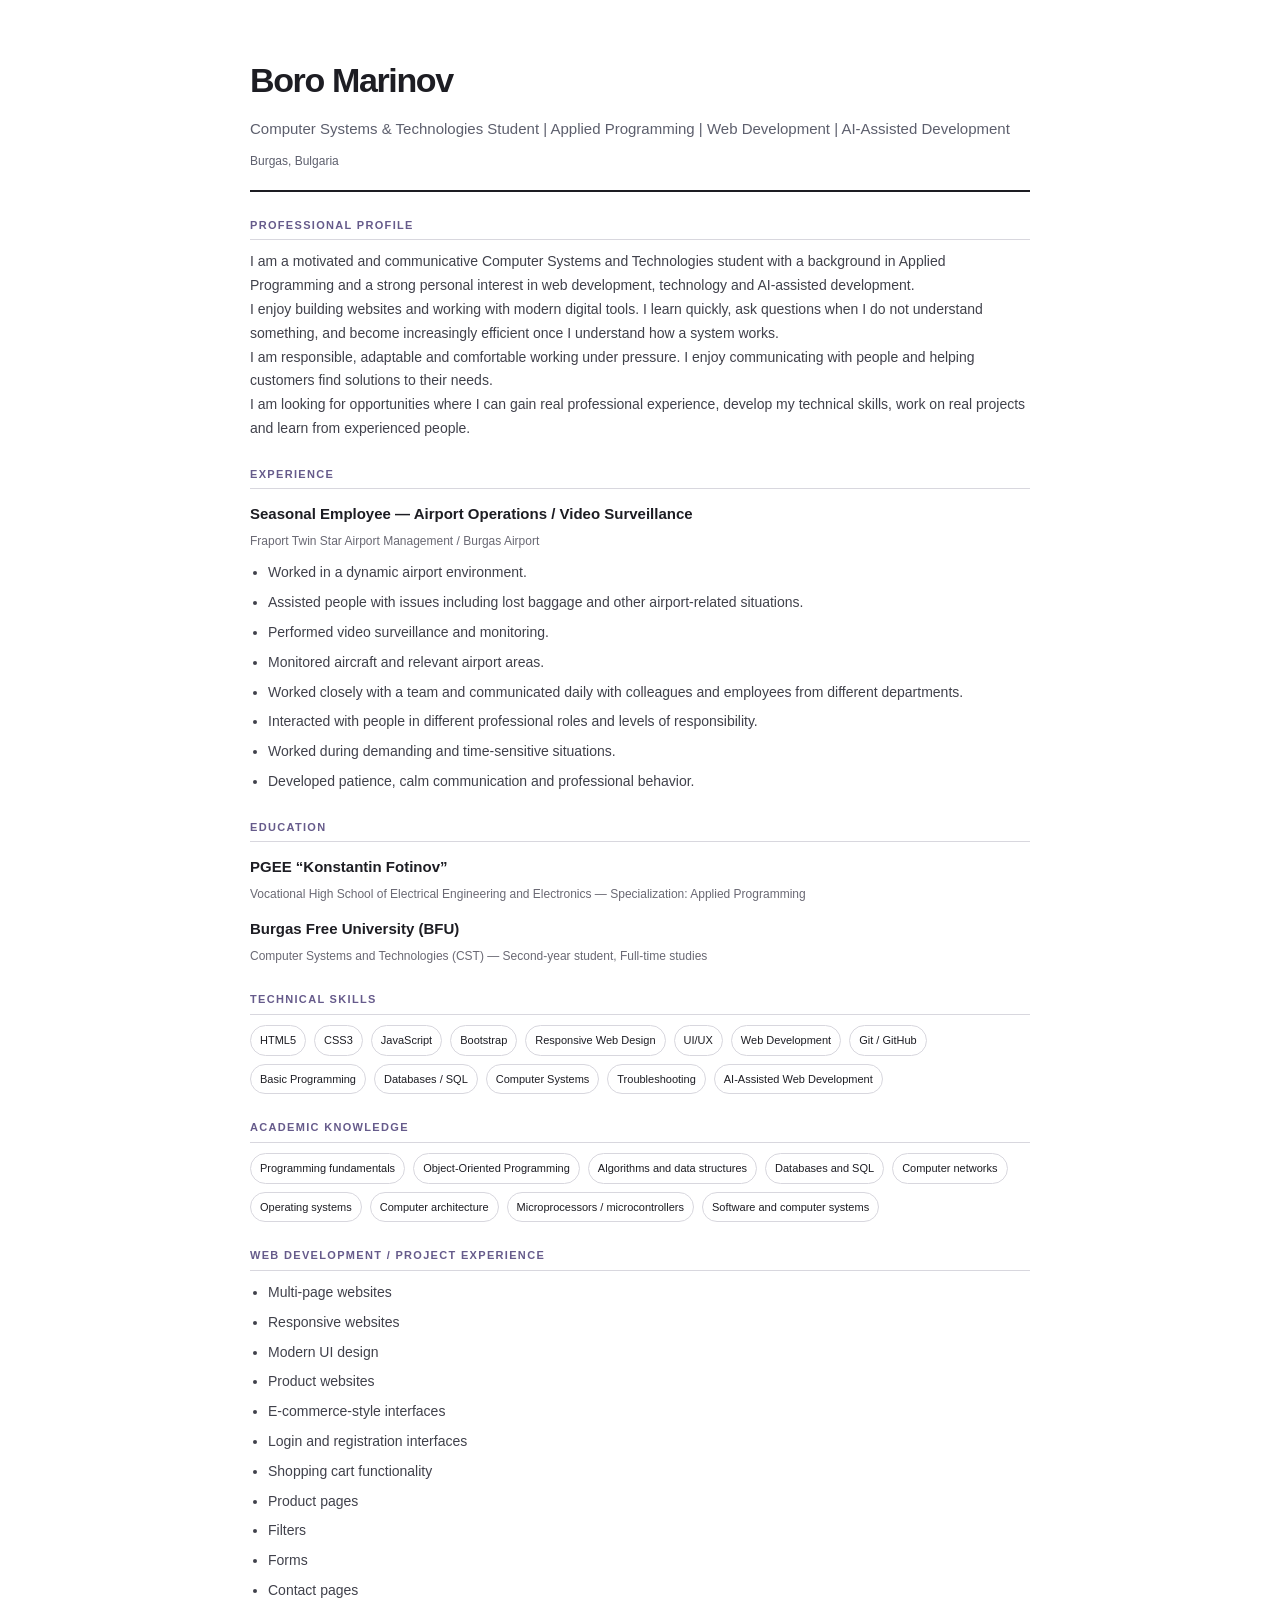
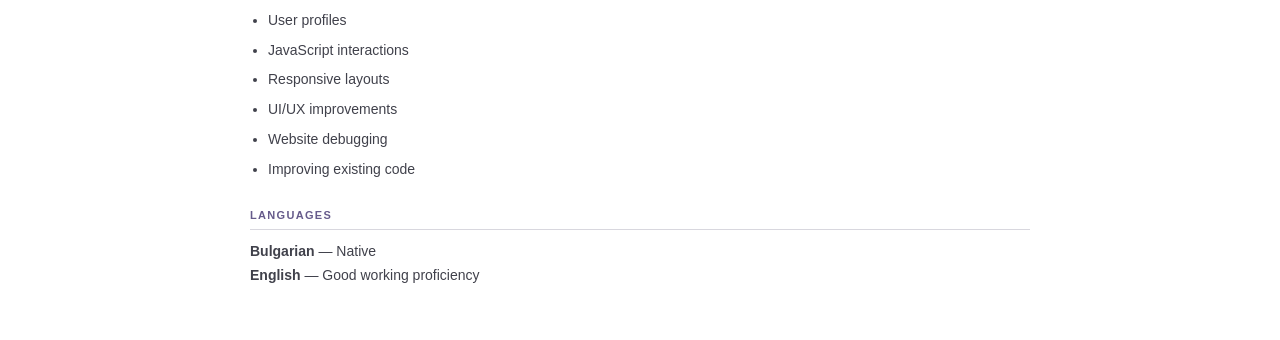
<file: Boro-Marinov-CV.html>
<!doctype html>
<html lang="en">
  <head>
    <meta charset="utf-8">
    <meta name="viewport" content="width=device-width, initial-scale=1">
    <title>Boro Marinov — CV</title>
    <style>
      * { box-sizing: border-box; }
      body { max-width: 860px; margin: 52px auto; padding: 0 40px; color: #1d1d23; font: 14px/1.7 "Segoe UI", Arial, sans-serif; }
      h1, h2, h3, p { margin-top: 0; }
      header { padding-bottom: 18px; border-bottom: 2px solid #1d1d23; }
      h1 { margin-bottom: 6px; font-size: 34px; letter-spacing: -.04em; }
      .role { margin: 0; color: #5d5f6d; font-size: 15px; }
      .location { margin: 10px 0 0; color: #5d5f6d; font-size: 12px; }
      section { margin-top: 24px; }
      h2 { margin-bottom: 10px; padding-bottom: 5px; border-bottom: 1px solid #d8d7de; color: #665b8b; font-size: 11px; letter-spacing: .12em; text-transform: uppercase; }
      h3 { margin-bottom: 4px; font-size: 15px; }
      p { margin-bottom: 0; color: #40414b; }
      ul { margin: 10px 0 0; padding-left: 18px; color: #40414b; }
      li + li { margin-top: 6px; }
      .meta { color: #6a6974; font-size: 12px; }
      .tag-list { display: flex; flex-wrap: wrap; gap: 8px; margin-top: 10px; }
      .tag-list span { padding: 5px 9px; border: 1px solid #d8d7de; border-radius: 999px; font-size: 11px; }
      .entry { margin-top: 12px; }
      @media print { body { max-width: none; margin: 0; padding: 0; font-size: 11pt; } section { break-inside: avoid; } }
      @media (max-width: 600px) { body { padding: 0 22px; } }
    </style>
  </head>
  <body>
    <header>
      <h1>Boro Marinov</h1>
      <p class="role">Computer Systems &amp; Technologies Student | Applied Programming | Web Development | AI-Assisted Development</p>
      <p class="location">Burgas, Bulgaria</p>
    </header>

    <section>
      <h2>Professional profile</h2>
      <p>I am a motivated and communicative Computer Systems and Technologies student with a background in Applied Programming and a strong personal interest in web development, technology and AI-assisted development.</p>
      <p>I enjoy building websites and working with modern digital tools. I learn quickly, ask questions when I do not understand something, and become increasingly efficient once I understand how a system works.</p>
      <p>I am responsible, adaptable and comfortable working under pressure. I enjoy communicating with people and helping customers find solutions to their needs.</p>
      <p>I am looking for opportunities where I can gain real professional experience, develop my technical skills, work on real projects and learn from experienced people.</p>
    </section>

    <section>
      <h2>Experience</h2>
      <div class="entry">
        <h3>Seasonal Employee — Airport Operations / Video Surveillance</h3>
        <p class="meta">Fraport Twin Star Airport Management / Burgas Airport</p>
        <ul>
          <li>Worked in a dynamic airport environment.</li>
          <li>Assisted people with issues including lost baggage and other airport-related situations.</li>
          <li>Performed video surveillance and monitoring.</li>
          <li>Monitored aircraft and relevant airport areas.</li>
          <li>Worked closely with a team and communicated daily with colleagues and employees from different departments.</li>
          <li>Interacted with people in different professional roles and levels of responsibility.</li>
          <li>Worked during demanding and time-sensitive situations.</li>
          <li>Developed patience, calm communication and professional behavior.</li>
        </ul>
      </div>
    </section>

    <section>
      <h2>Education</h2>
      <div class="entry">
        <h3>PGEE “Konstantin Fotinov”</h3>
        <p class="meta">Vocational High School of Electrical Engineering and Electronics — Specialization: Applied Programming</p>
      </div>
      <div class="entry">
        <h3>Burgas Free University (BFU)</h3>
        <p class="meta">Computer Systems and Technologies (CST) — Second-year student, Full-time studies</p>
      </div>
    </section>

    <section>
      <h2>Technical skills</h2>
      <div class="tag-list">
        <span>HTML5</span><span>CSS3</span><span>JavaScript</span><span>Bootstrap</span><span>Responsive Web Design</span><span>UI/UX</span><span>Web Development</span><span>Git / GitHub</span><span>Basic Programming</span><span>Databases / SQL</span><span>Computer Systems</span><span>Troubleshooting</span><span>AI-Assisted Web Development</span>
      </div>
    </section>

    <section>
      <h2>Academic knowledge</h2>
      <div class="tag-list">
        <span>Programming fundamentals</span><span>Object-Oriented Programming</span><span>Algorithms and data structures</span><span>Databases and SQL</span><span>Computer networks</span><span>Operating systems</span><span>Computer architecture</span><span>Microprocessors / microcontrollers</span><span>Software and computer systems</span>
      </div>
    </section>

    <section>
      <h2>Web development / project experience</h2>
      <ul>
        <li>Multi-page websites</li>
        <li>Responsive websites</li>
        <li>Modern UI design</li>
        <li>Product websites</li>
        <li>E-commerce-style interfaces</li>
        <li>Login and registration interfaces</li>
        <li>Shopping cart functionality</li>
        <li>Product pages</li>
        <li>Filters</li>
        <li>Forms</li>
        <li>Contact pages</li>
        <li>User profiles</li>
        <li>JavaScript interactions</li>
        <li>Responsive layouts</li>
        <li>UI/UX improvements</li>
        <li>Website debugging</li>
        <li>Improving existing code</li>
      </ul>
    </section>

    <section>
      <h2>Languages</h2>
      <p><strong>Bulgarian</strong> — Native</p>
      <p><strong>English</strong> — Good working proficiency</p>
    </section>
  </body>
</html>
</file>
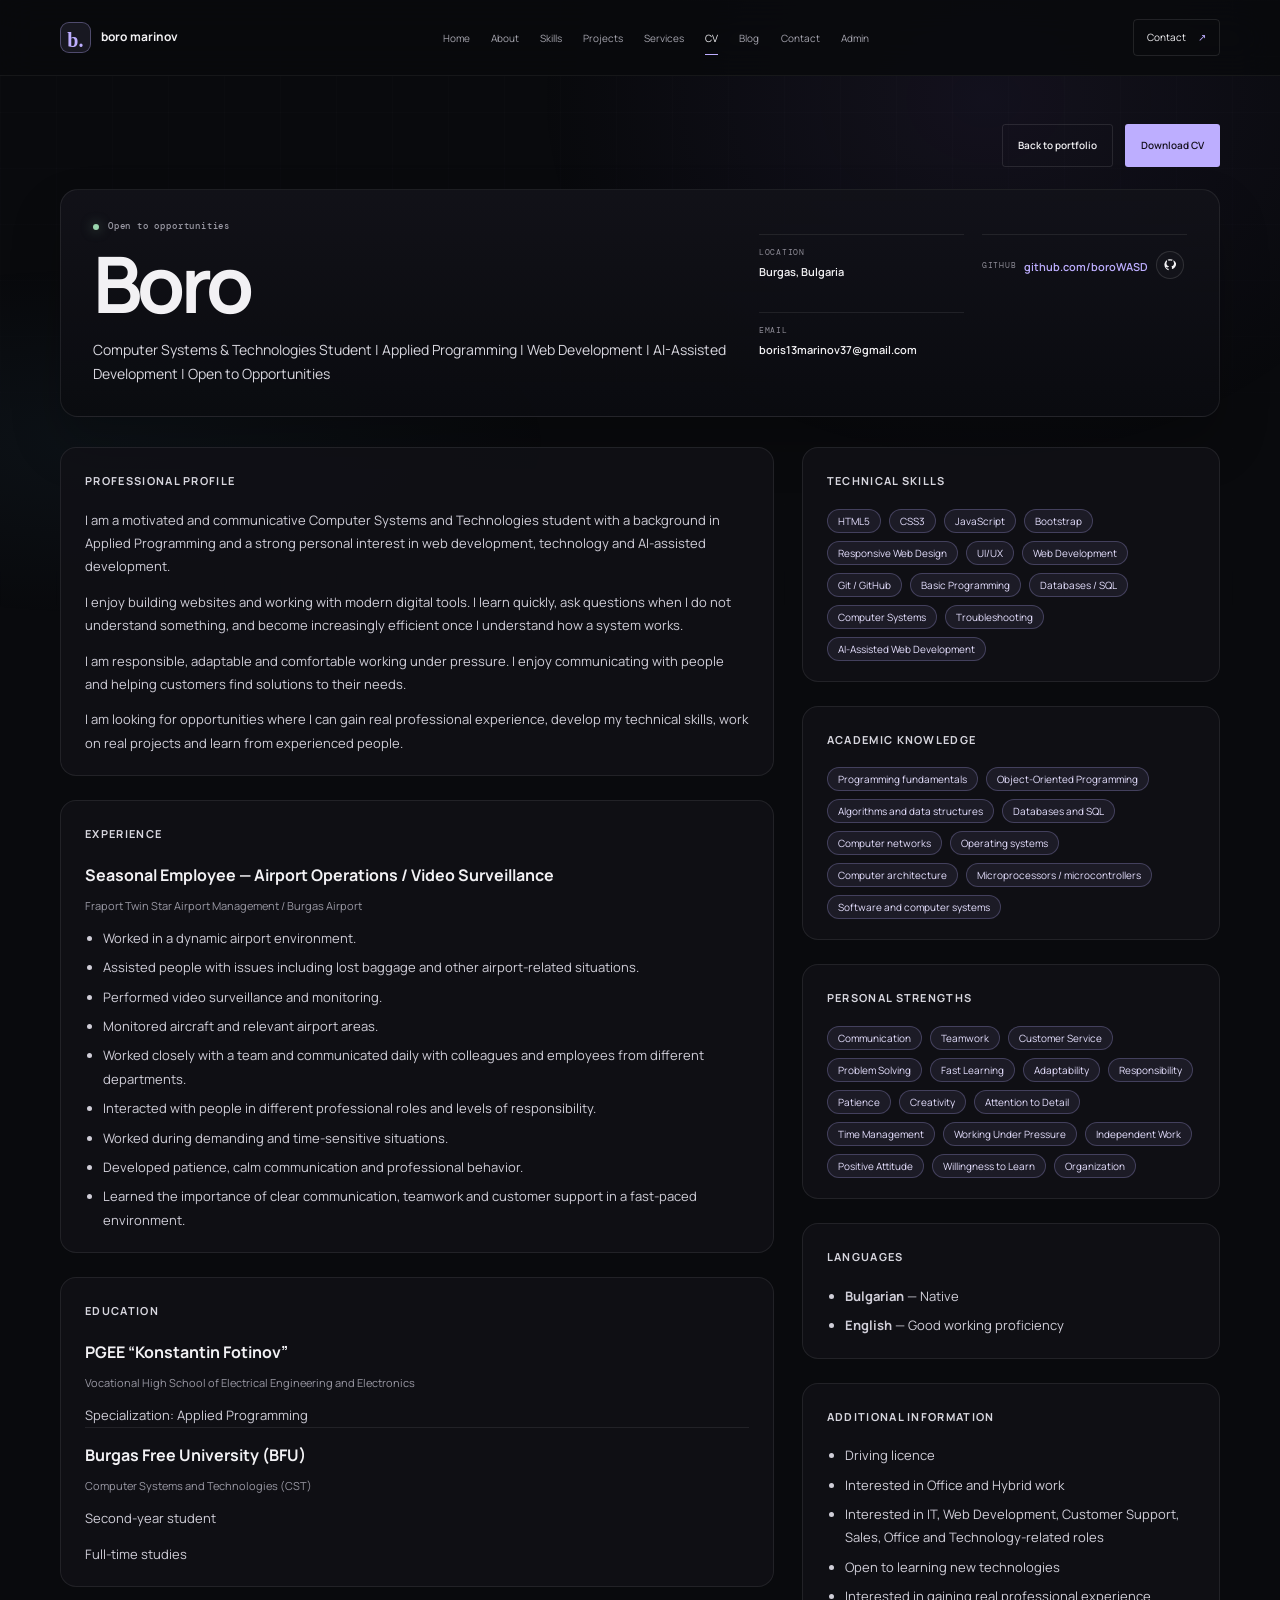
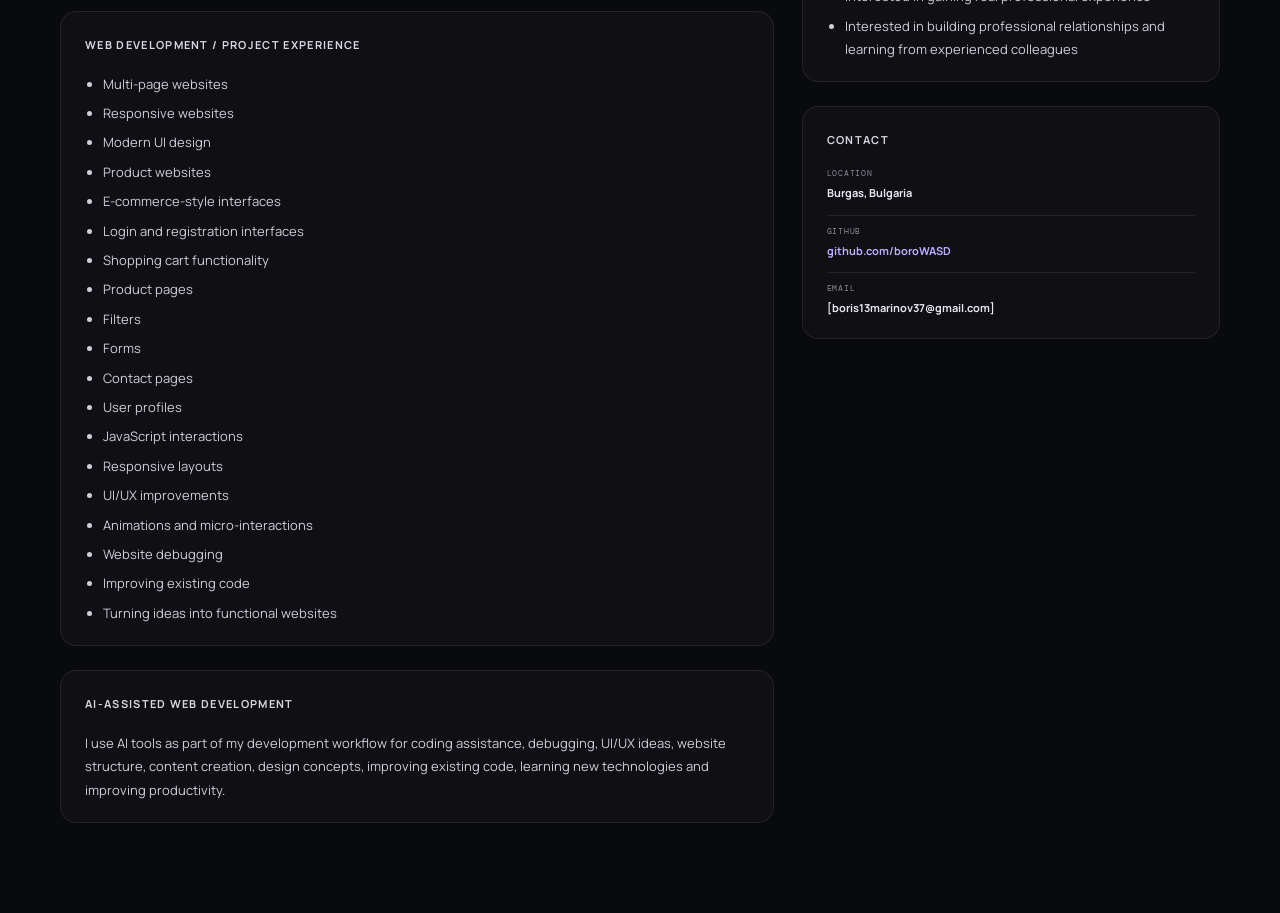
<file: cv.html>
<!doctype html>
<html lang="en">
  <head>
    <meta charset="utf-8">
    <meta name="viewport" content="width=device-width, initial-scale=1">
    <meta name="theme-color" content="#090a0d">
    <meta name="description" content="Professional CV and resume of Boro, a Computer Systems and Technologies student with a focus on web development and AI-assisted development.">
    <title>Boro | CV / Resume</title>
    <link rel="preconnect" href="https://fonts.googleapis.com">
    <link rel="preconnect" href="https://fonts.gstatic.com" crossorigin>
    <link href="https://fonts.googleapis.com/css2?family=DM+Mono:wght@400;500&family=Manrope:wght@400;500;600;700;800&display=swap" rel="stylesheet">
    <link rel="stylesheet" href="styles.css">
    <script src="script.js" defer></script>
  </head>
  <body class="cv-body">
    <a class="skip-link" href="#cv-main">Skip to CV</a>
    <div class="site-shell">
      <header class="site-header">
        <a class="wordmark" href="index.html" aria-label="Boro, home"><span class="wordmark-mark">b.</span><span>boro marinov</span></a>
        <button class="menu-toggle" type="button" aria-label="Open navigation" aria-expanded="false" aria-controls="primary-navigation"><span></span><span></span></button>
        <nav class="primary-nav" id="primary-navigation" aria-label="Main navigation">
          <a href="index.html">Home</a><a href="about.html">About</a><a href="skills.html">Skills</a><a href="projects.html">Projects</a><a href="services.html">Services</a><a href="cv.html" class="active" aria-current="page">CV</a><a href="blog.html">Blog</a><a href="contact.html">Contact</a><a href="admin.html">Admin</a>
        </nav>
        <a class="header-cta" href="contact.html">Contact <span aria-hidden="true">↗</span></a>
      </header>

      <main id="cv-main" class="resume-page">
        <section class="section-wrap resume-intro">
          <div class="resume-actions">
            <a class="button button-quiet" href="index.html">Back to portfolio</a>
            <button class="button button-primary" id="print-cv" type="button">Download CV</button>
          </div>

          <div class="resume-header-card">
            <div>
              <p class="eyebrow"><span class="status-dot"></span> Open to opportunities</p>
              <h1>Boro</h1>
              <p class="resume-headline">Computer Systems &amp; Technologies Student | Applied Programming | Web Development | AI-Assisted Development | Open to Opportunities</p>
            </div>
            <div class="resume-meta-list">
              <div><span>Location</span><strong>Burgas, Bulgaria</strong></div>
              <div class="resume-social"><span>GitHub</span><strong><a href="https://github.com/boroWASD" target="_blank" rel="noreferrer">github.com/boroWASD</a></strong><a class="social-link" href="https://github.com/boroWASD" target="_blank" rel="noreferrer" aria-label="GitHub"><svg viewBox="0 0 24 24" aria-hidden="true"><path d="M12 .5C5.7.5.8 5.4.8 11.7c0 4.9 3.2 9.1 7.7 10.6.6.1.8-.3.8-.6v-2.2c-3.1.7-3.8-1.3-3.8-1.3-.5-1.3-1.3-1.7-1.3-1.7-1.1-.7.1-.7.1-.7 1.2.1 1.8 1.2 1.8 1.2 1 .1 2.4-.7 3.2-1.5.1-.6.4-1.1.7-1.4-2.5-.3-5.1-1.3-5.1-5.7 0-1.3.5-2.3 1.2-3.1-.1-.3-.5-1.6.1-3.2 0 0 1-.3 3.3 1.2a11.5 11.5 0 0 1 6 0c2.3-1.5 3.3-1.2 3.3-1.2.6 1.6.2 2.9.1 3.2.8.8 1.2 1.8 1.2 3.1 0 4.4-2.6 5.4-5.1 5.7.4.4.8 1 .8 2.1v3.1c0 .3.2.7.8.6 4.5-1.5 7.7-5.7 7.7-10.6C23.2 5.4 18.3.5 12 .5Z"/></svg></a></div>
              <div><span>Email</span><strong>boris13marinov37@gmail.com</strong></div>
            </div>
          </div>
        </section>

        <section class="section-wrap resume-grid">
          <div class="resume-column">
            <article class="resume-card">
              <h2>Professional profile</h2>
              <p>I am a motivated and communicative Computer Systems and Technologies student with a background in Applied Programming and a strong personal interest in web development, technology and AI-assisted development.</p>
              <p>I enjoy building websites and working with modern digital tools. I learn quickly, ask questions when I do not understand something, and become increasingly efficient once I understand how a system works.</p>
              <p>I am responsible, adaptable and comfortable working under pressure. I enjoy communicating with people and helping customers find solutions to their needs.</p>
              <p>I am looking for opportunities where I can gain real professional experience, develop my technical skills, work on real projects and learn from experienced people.</p>
            </article>

            <article class="resume-card">
              <h2>Experience</h2>
              <div class="resume-entry">
                <div class="resume-entry-header">
                  <h3>Seasonal Employee — Airport Operations / Video Surveillance</h3>
                  <span>Fraport Twin Star Airport Management / Burgas Airport</span>
                </div>
                <ul>
                  <li>Worked in a dynamic airport environment.</li>
                  <li>Assisted people with issues including lost baggage and other airport-related situations.</li>
                  <li>Performed video surveillance and monitoring.</li>
                  <li>Monitored aircraft and relevant airport areas.</li>
                  <li>Worked closely with a team and communicated daily with colleagues and employees from different departments.</li>
                  <li>Interacted with people in different professional roles and levels of responsibility.</li>
                  <li>Worked during demanding and time-sensitive situations.</li>
                  <li>Developed patience, calm communication and professional behavior.</li>
                  <li>Learned the importance of clear communication, teamwork and customer support in a fast-paced environment.</li>
                </ul>
              </div>
            </article>

            <article class="resume-card">
              <h2>Education</h2>
              <div class="resume-entry">
                <div class="resume-entry-header">
                  <h3>PGEE “Konstantin Fotinov”</h3>
                  <span>Vocational High School of Electrical Engineering and Electronics</span>
                </div>
                <p>Specialization: Applied Programming</p>
              </div>
              <div class="resume-entry">
                <div class="resume-entry-header">
                  <h3>Burgas Free University (BFU)</h3>
                  <span>Computer Systems and Technologies (CST)</span>
                </div>
                <p>Second-year student</p>
                <p>Full-time studies</p>
              </div>
            </article>

            <article class="resume-card">
              <h2>Web Development / Project Experience</h2>
              <ul>
                <li>Multi-page websites</li>
                <li>Responsive websites</li>
                <li>Modern UI design</li>
                <li>Product websites</li>
                <li>E-commerce-style interfaces</li>
                <li>Login and registration interfaces</li>
                <li>Shopping cart functionality</li>
                <li>Product pages</li>
                <li>Filters</li>
                <li>Forms</li>
                <li>Contact pages</li>
                <li>User profiles</li>
                <li>JavaScript interactions</li>
                <li>Responsive layouts</li>
                <li>UI/UX improvements</li>
                <li>Animations and micro-interactions</li>
                <li>Website debugging</li>
                <li>Improving existing code</li>
                <li>Turning ideas into functional websites</li>
              </ul>
            </article>

            <article class="resume-card">
              <h2>AI-Assisted Web Development</h2>
              <p>I use AI tools as part of my development workflow for coding assistance, debugging, UI/UX ideas, website structure, content creation, design concepts, improving existing code, learning new technologies and improving productivity.</p>
            </article>
          </div>

          <aside class="resume-column sidebar-column">
            <article class="resume-card">
              <h2>Technical skills</h2>
              <div class="tag-list">
                <span>HTML5</span><span>CSS3</span><span>JavaScript</span><span>Bootstrap</span><span>Responsive Web Design</span><span>UI/UX</span><span>Web Development</span><span>Git / GitHub</span><span>Basic Programming</span><span>Databases / SQL</span><span>Computer Systems</span><span>Troubleshooting</span><span>AI-Assisted Web Development</span>
              </div>
            </article>

            <article class="resume-card">
              <h2>Academic knowledge</h2>
              <div class="tag-list">
                <span>Programming fundamentals</span><span>Object-Oriented Programming</span><span>Algorithms and data structures</span><span>Databases and SQL</span><span>Computer networks</span><span>Operating systems</span><span>Computer architecture</span><span>Microprocessors / microcontrollers</span><span>Software and computer systems</span>
              </div>
            </article>

            <article class="resume-card">
              <h2>Personal strengths</h2>
              <div class="tag-list">
                <span>Communication</span><span>Teamwork</span><span>Customer Service</span><span>Problem Solving</span><span>Fast Learning</span><span>Adaptability</span><span>Responsibility</span><span>Patience</span><span>Creativity</span><span>Attention to Detail</span><span>Time Management</span><span>Working Under Pressure</span><span>Independent Work</span><span>Positive Attitude</span><span>Willingness to Learn</span><span>Organization</span>
              </div>
            </article>

            <article class="resume-card">
              <h2>Languages</h2>
              <ul class="resume-list">
                <li><strong>Bulgarian</strong> — Native</li>
                <li><strong>English</strong> — Good working proficiency</li>
              </ul>
            </article>

            <article class="resume-card">
              <h2>Additional information</h2>
              <ul class="resume-list">
                <li>Driving licence</li>
                <li>Interested in Office and Hybrid work</li>
                <li>Interested in IT, Web Development, Customer Support, Sales, Office and Technology-related roles</li>
                <li>Open to learning new technologies</li>
                <li>Interested in gaining real professional experience</li>
                <li>Interested in building professional relationships and learning from experienced colleagues</li>
              </ul>
            </article>

            <article class="resume-card">
              <h2>Contact</h2>
              <div class="contact-stack">
                <div><span>Location</span><strong>Burgas, Bulgaria</strong></div>
                <div><span>GitHub</span><strong><a href="https://github.com/boroWASD" target="_blank" rel="noreferrer">github.com/boroWASD</a></strong></div>
                <div><span>Email</span><strong>[boris13marinov37@gmail.com]</strong></div>
              </div>
            </article>
          </aside>
        </section>
      </main>
    </div>
  </body>
</html>
</file>
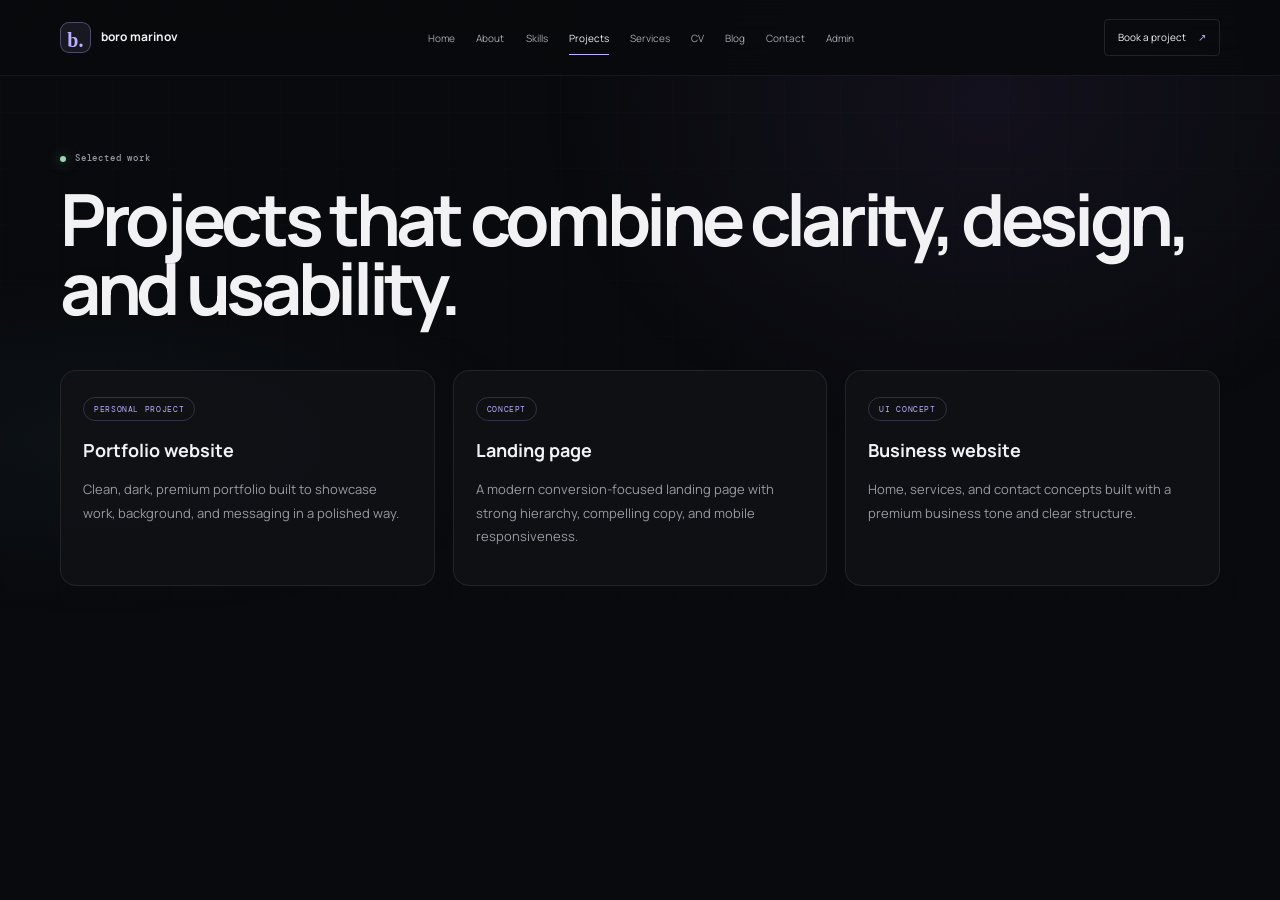
<file: projects.html>
<!doctype html>
<html lang="en">
  <head>
    <meta charset="utf-8">
    <meta name="viewport" content="width=device-width, initial-scale=1">
    <meta name="theme-color" content="#090a0d">
    <title>Boro | Projects</title>
    <link rel="preconnect" href="https://fonts.googleapis.com">
    <link rel="preconnect" href="https://fonts.gstatic.com" crossorigin>
    <link href="https://fonts.googleapis.com/css2?family=DM+Mono:wght@400;500&family=Manrope:wght@400;500;600;700;800&display=swap" rel="stylesheet">
    <link rel="stylesheet" href="styles.css">
    <script src="script.js" defer></script>
  </head>
  <body>
    <div class="site-shell">
      <header class="site-header">
        <a class="wordmark" href="index.html" aria-label="Boro, home"><span class="wordmark-mark">b.</span><span>boro marinov</span></a>
        <button class="menu-toggle" type="button" aria-label="Open navigation" aria-expanded="false" aria-controls="primary-navigation"><span></span><span></span></button>
        <nav class="primary-nav" id="primary-navigation" aria-label="Main navigation">
          <a href="index.html">Home</a><a href="about.html">About</a><a href="skills.html">Skills</a><a href="projects.html" class="active" aria-current="page">Projects</a><a href="services.html">Services</a><a href="cv.html">CV</a><a href="blog.html">Blog</a><a href="contact.html">Contact</a><a href="admin.html">Admin</a>
        </nav>
        <a class="header-cta" href="contact.html">Book a project <span aria-hidden="true">↗</span></a>
      </header>

      <main class="page-main section-wrap">
        <section class="page-hero">
          <p class="eyebrow"><span class="status-dot"></span> Selected work</p>
          <h1>Projects that combine clarity, design, and usability.</h1>
        </section>

        <section class="project-grid">
          <article class="project-card page-card">
            <div class="project-tag">Personal project</div>
            <h3>Portfolio website</h3>
            <p>Clean, dark, premium portfolio built to showcase work, background, and messaging in a polished way.</p>
          </article>
          <article class="project-card page-card">
            <div class="project-tag">Concept</div>
            <h3>Landing page</h3>
            <p>A modern conversion-focused landing page with strong hierarchy, compelling copy, and mobile responsiveness.</p>
          </article>
          <article class="project-card page-card">
            <div class="project-tag">UI concept</div>
            <h3>Business website</h3>
            <p>Home, services, and contact concepts built with a premium business tone and clear structure.</p>
          </article>
        </section>
      </main>
    </div>
  </body>
</html>
</file>
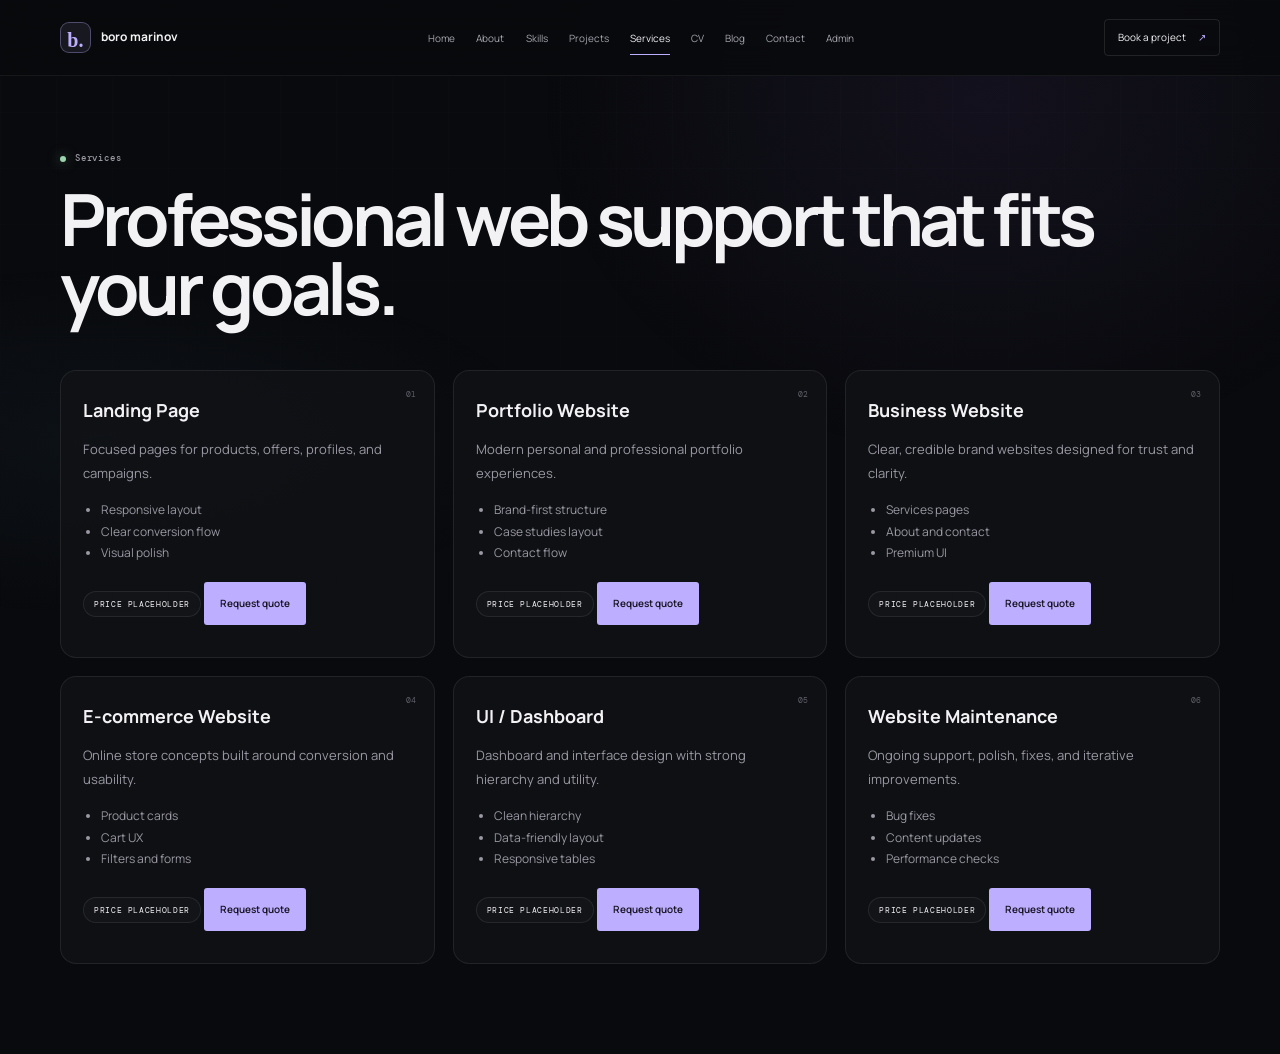
<file: services.html>
<!doctype html>
<html lang="en">
  <head>
    <meta charset="utf-8">
    <meta name="viewport" content="width=device-width, initial-scale=1">
    <meta name="theme-color" content="#090a0d">
    <title>Boro | Services</title>
    <link rel="preconnect" href="https://fonts.googleapis.com">
    <link rel="preconnect" href="https://fonts.gstatic.com" crossorigin>
    <link href="https://fonts.googleapis.com/css2?family=DM+Mono:wght@400;500&family=Manrope:wght@400;500;600;700;800&display=swap" rel="stylesheet">
    <link rel="stylesheet" href="styles.css">
    <script src="script.js" defer></script>
  </head>
  <body>
    <div class="site-shell">
      <header class="site-header">
        <a class="wordmark" href="index.html" aria-label="Boro, home"><span class="wordmark-mark">b.</span><span>boro marinov</span></a>
        <button class="menu-toggle" type="button" aria-label="Open navigation" aria-expanded="false" aria-controls="primary-navigation"><span></span><span></span></button>
        <nav class="primary-nav" id="primary-navigation" aria-label="Main navigation">
          <a href="index.html">Home</a><a href="about.html">About</a><a href="skills.html">Skills</a><a href="projects.html">Projects</a><a href="services.html" class="active" aria-current="page">Services</a><a href="cv.html">CV</a><a href="blog.html">Blog</a><a href="contact.html">Contact</a><a href="admin.html">Admin</a>
        </nav>
        <a class="header-cta" href="contact.html">Book a project <span aria-hidden="true">↗</span></a>
      </header>

      <main class="page-main section-wrap">
        <section class="page-hero">
          <p class="eyebrow"><span class="status-dot"></span> Services</p>
          <h1>Professional web support that fits your goals.</h1>
        </section>

        <section class="services-page-grid">
          <article class="service-page-card">
            <span class="service-index">01</span>
            <h3>Landing Page</h3>
            <p>Focused pages for products, offers, profiles, and campaigns.</p>
            <ul><li>Responsive layout</li><li>Clear conversion flow</li><li>Visual polish</li></ul>
            <div class="price-pill">Price placeholder</div>
            <a class="button button-primary" href="contact.html">Request quote</a>
          </article>
          <article class="service-page-card">
            <span class="service-index">02</span>
            <h3>Portfolio Website</h3>
            <p>Modern personal and professional portfolio experiences.</p>
            <ul><li>Brand-first structure</li><li>Case studies layout</li><li>Contact flow</li></ul>
            <div class="price-pill">Price placeholder</div>
            <a class="button button-primary" href="contact.html">Request quote</a>
          </article>
          <article class="service-page-card">
            <span class="service-index">03</span>
            <h3>Business Website</h3>
            <p>Clear, credible brand websites designed for trust and clarity.</p>
            <ul><li>Services pages</li><li>About and contact</li><li>Premium UI</li></ul>
            <div class="price-pill">Price placeholder</div>
            <a class="button button-primary" href="contact.html">Request quote</a>
          </article>
          <article class="service-page-card">
            <span class="service-index">04</span>
            <h3>E-commerce Website</h3>
            <p>Online store concepts built around conversion and usability.</p>
            <ul><li>Product cards</li><li>Cart UX</li><li>Filters and forms</li></ul>
            <div class="price-pill">Price placeholder</div>
            <a class="button button-primary" href="contact.html">Request quote</a>
          </article>
          <article class="service-page-card">
            <span class="service-index">05</span>
            <h3>UI / Dashboard</h3>
            <p>Dashboard and interface design with strong hierarchy and utility.</p>
            <ul><li>Clean hierarchy</li><li>Data-friendly layout</li><li>Responsive tables</li></ul>
            <div class="price-pill">Price placeholder</div>
            <a class="button button-primary" href="contact.html">Request quote</a>
          </article>
          <article class="service-page-card">
            <span class="service-index">06</span>
            <h3>Website Maintenance</h3>
            <p>Ongoing support, polish, fixes, and iterative improvements.</p>
            <ul><li>Bug fixes</li><li>Content updates</li><li>Performance checks</li></ul>
            <div class="price-pill">Price placeholder</div>
            <a class="button button-primary" href="contact.html">Request quote</a>
          </article>
        </section>
      </main>
    </div>
  </body>
</html>
</file>
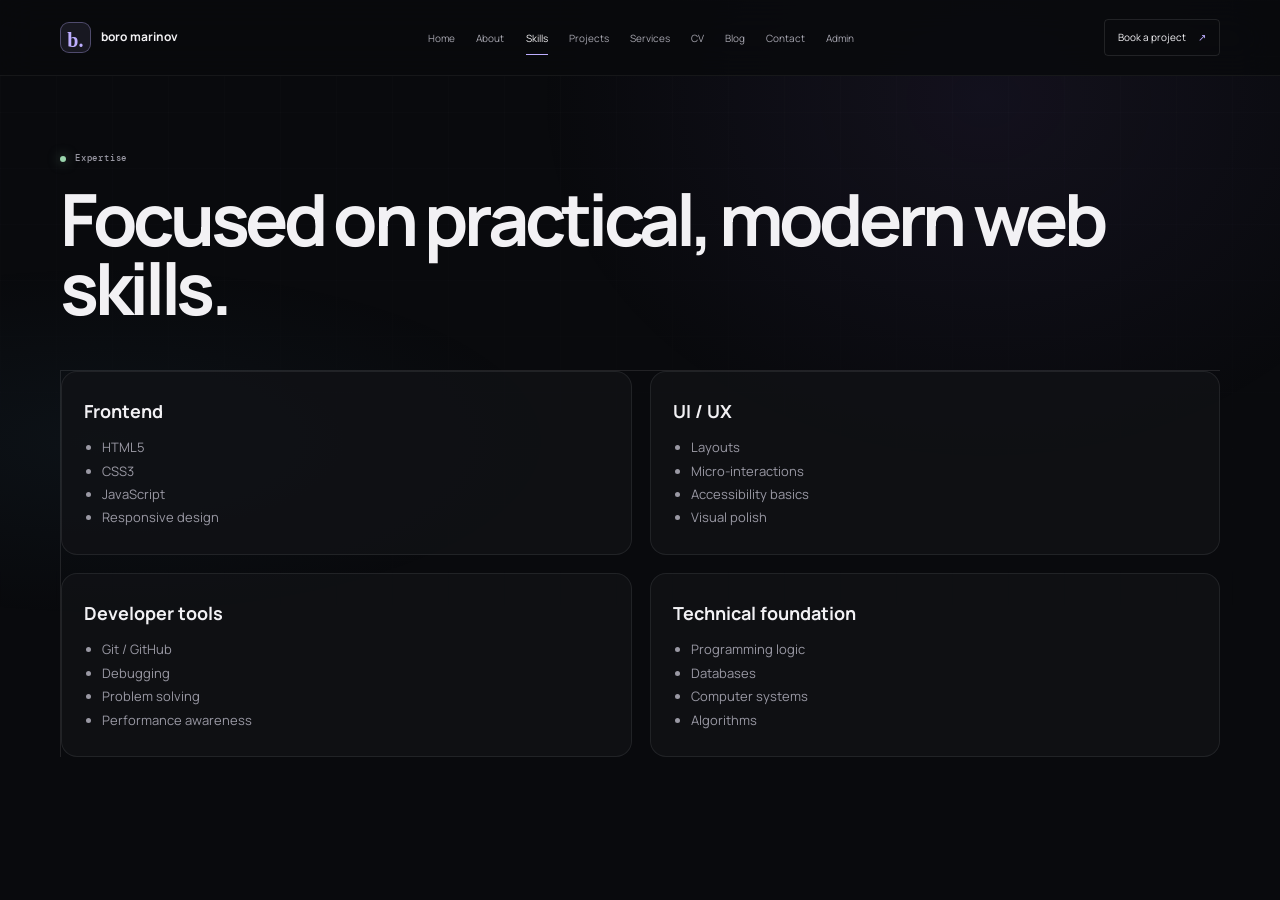
<file: skills.html>
<!doctype html>
<html lang="en">
  <head>
    <meta charset="utf-8">
    <meta name="viewport" content="width=device-width, initial-scale=1">
    <meta name="theme-color" content="#090a0d">
    <title>Boro | Skills</title>
    <link rel="preconnect" href="https://fonts.googleapis.com">
    <link rel="preconnect" href="https://fonts.gstatic.com" crossorigin>
    <link href="https://fonts.googleapis.com/css2?family=DM+Mono:wght@400;500&family=Manrope:wght@400;500;600;700;800&display=swap" rel="stylesheet">
    <link rel="stylesheet" href="styles.css">
    <script src="script.js" defer></script>
  </head>
  <body>
    <div class="site-shell">
      <header class="site-header">
        <a class="wordmark" href="index.html" aria-label="Boro, home"><span class="wordmark-mark">b.</span><span>boro marinov</span></a>
        <button class="menu-toggle" type="button" aria-label="Open navigation" aria-expanded="false" aria-controls="primary-navigation"><span></span><span></span></button>
        <nav class="primary-nav" id="primary-navigation" aria-label="Main navigation">
          <a href="index.html">Home</a><a href="about.html">About</a><a href="skills.html" class="active" aria-current="page">Skills</a><a href="projects.html">Projects</a><a href="services.html">Services</a><a href="cv.html">CV</a><a href="blog.html">Blog</a><a href="contact.html">Contact</a><a href="admin.html">Admin</a>
        </nav>
        <a class="header-cta" href="contact.html">Book a project <span aria-hidden="true">↗</span></a>
      </header>

      <main class="page-main section-wrap">
        <section class="page-hero">
          <p class="eyebrow"><span class="status-dot"></span> Expertise</p>
          <h1>Focused on practical, modern web skills.</h1>
        </section>

        <section class="skills-grid">
          <article class="skill-card"><h3>Frontend</h3><ul><li>HTML5</li><li>CSS3</li><li>JavaScript</li><li>Responsive design</li></ul></article>
          <article class="skill-card"><h3>UI / UX</h3><ul><li>Layouts</li><li>Micro-interactions</li><li>Accessibility basics</li><li>Visual polish</li></ul></article>
          <article class="skill-card"><h3>Developer tools</h3><ul><li>Git / GitHub</li><li>Debugging</li><li>Problem solving</li><li>Performance awareness</li></ul></article>
          <article class="skill-card"><h3>Technical foundation</h3><ul><li>Programming logic</li><li>Databases</li><li>Computer systems</li><li>Algorithms</li></ul></article>
        </section>
      </main>
    </div>
  </body>
</html>
</file>
<file: styles.css>
@charset "UTF-8";

:root {
  color-scheme: dark;
  --bg: #090a0d;
  --surface: #101116;
  --surface-raised: #15161c;
  --text: #f2f1f4;
  --muted: #9a99a4;
  --subtle: #666671;
  --line: rgba(255, 255, 255, .1);
  --violet: #bdaeff;
  --blue: #8fc9ff;
  --green: #a8d6bd;
  --orange: #f0b08b;
  --sans: "Manrope", "Segoe UI", sans-serif;
  --mono: "DM Mono", Consolas, monospace;
  --serif: "Iowan Old Style", "Palatino Linotype", "Book Antiqua", Georgia, serif;
  --page-width: 1160px;
}

* { box-sizing: border-box; }
html { scroll-behavior: smooth; scroll-padding-top: 92px; }
body { margin: 0; background: var(--bg); color: var(--text); font: 400 14px/1.7 var(--sans); -webkit-font-smoothing: antialiased; }
body::before { position: fixed; z-index: -1; inset: 0; background: radial-gradient(ellipse at 77% 11%, rgba(93, 72, 150, .12), transparent 32%), radial-gradient(ellipse at 8% 49%, rgba(58, 111, 139, .08), transparent 27%); content: ""; pointer-events: none; }
button, input, textarea { font: inherit; }
button, a { -webkit-tap-highlight-color: transparent; }
a { color: inherit; text-decoration: none; }
button:focus-visible, a:focus-visible, input:focus-visible, textarea:focus-visible { outline: 2px solid var(--violet); outline-offset: 4px; }
::selection { color: var(--bg); background: var(--violet); }
.site-shell { overflow: clip; }
.section-wrap { width: min(var(--page-width), calc(100% - 80px)); margin-inline: auto; }
.skip-link { position: fixed; z-index: 99; top: 10px; left: 10px; padding: 10px 14px; transform: translateY(-150%); background: var(--violet); color: var(--bg); }
.skip-link:focus { transform: translateY(0); }
.site-header { position: sticky; z-index: 20; top: 0; display: flex; width: 100%; height: 76px; align-items: center; justify-content: space-between; padding: 0 max(40px, calc((100vw - var(--page-width)) / 2)); border-bottom: 1px solid rgba(255, 255, 255, .055); background: rgba(9, 10, 13, .84); backdrop-filter: blur(18px); }
.wordmark { display: inline-flex; align-items: center; gap: 10px; font-size: 12px; font-weight: 700; letter-spacing: .01em; white-space: nowrap; }
.wordmark-mark { display: grid; width: 31px; height: 31px; place-items: center; border: 1px solid rgba(189, 174, 255, .34); border-radius: 9px; background: rgba(189, 174, 255, .09); color: var(--violet); font-family: var(--serif); font-size: 20px; font-weight: 600; }
.primary-nav { display: flex; align-items: center; gap: clamp(14px, 1.65vw, 25px); }
.primary-nav a { position: relative; padding: 28px 0 26px; color: #a6a5af; font-size: 10px; transition: color .2s ease; }
.primary-nav a::after { position: absolute; right: 0; bottom: 18px; left: 0; height: 1px; transform: scaleX(0); transform-origin: left; background: var(--violet); content: ""; transition: transform .2s ease; }
.primary-nav a:hover, .primary-nav a.active { color: var(--text); }
.primary-nav a.active::after, .primary-nav a:hover::after { transform: scaleX(1); }
.header-cta { display: inline-flex; align-items: center; gap: 12px; padding: 9px 13px; border: 1px solid var(--line); border-radius: 4px; color: var(--text); font-size: 10px; transition: border-color .2s, background .2s; }
.header-cta:hover { border-color: rgba(189, 174, 255, .5); background: rgba(189, 174, 255, .07); }
.header-cta span { color: var(--violet); }
.menu-toggle { display: none; }

.hero { position: relative; display: grid; min-height: 650px; grid-template-columns: 1.04fr .96fr; align-items: center; gap: 38px; padding-top: 28px; padding-bottom: 84px; }
.hero-copy { position: relative; z-index: 1; padding-top: 8px; animation: rise-in .8s both; }
.eyebrow, .mono-label { margin: 0; color: var(--muted); font: 500 9px/1.5 var(--mono); letter-spacing: .09em; }
.eyebrow { display: flex; align-items: center; gap: 9px; }
.status-dot, .editor-status i { width: 6px; height: 6px; flex: 0 0 6px; border-radius: 50%; background: #9ad5ad; box-shadow: 0 0 12px rgba(154, 213, 173, .5); }
.hero h1 { margin: 27px 0 5px; font-size: clamp(68px, 8.2vw, 106px); font-weight: 600; letter-spacing: -.075em; line-height: .94; }
.hero-name { color: var(--text); }
.accent-period { color: var(--violet); }
.hero-role { margin: 20px 0 0; color: #dedde3; font-size: clamp(16px, 1.8vw, 21px); font-weight: 500; letter-spacing: -.035em; }
.hero-role span { color: var(--violet); font-family: var(--serif); font-style: italic; }
.hero-description { max-width: 415px; margin: 12px 0 0; color: var(--muted); font-size: 13px; line-height: 1.9; }
.hero-actions { display: flex; flex-wrap: wrap; align-items: center; gap: 10px; margin-top: 27px; }
.button { display: inline-flex; min-height: 43px; align-items: center; justify-content: center; gap: 16px; padding: 0 15px; border: 1px solid transparent; border-radius: 3px; cursor: pointer; font-size: 10px; font-weight: 600; transition: transform .2s ease, background .2s ease, border-color .2s ease; }
.button:hover { transform: translateY(-2px); }
.button-primary { background: var(--violet); color: #16121f; }
.button-primary:hover { background: #d0c5ff; }
.button-quiet, .button-download { border-color: var(--line); background: transparent; color: var(--text); }
.button-quiet:hover, .button-download:hover { border-color: rgba(255, 255, 255, .3); background: rgba(255, 255, 255, .04); }
.button-download { gap: 8px; color: #c2c1c9; }
.download-icon { color: var(--blue); font-size: 16px; }
.hero-footnote { display: flex; max-width: 440px; flex-wrap: wrap; align-items: center; gap: 11px; margin-top: 41px; color: var(--subtle); font-size: 9px; }
.hero-footnote .mono-label { font-size: 8px; }
.footnote-divider { width: 1px; height: 12px; background: var(--line); }
.hero-art { position: relative; display: grid; min-height: 410px; place-items: center; animation: rise-in .9s .12s both; }
.hero-art::before { position: absolute; width: 360px; aspect-ratio: 1; border: 1px solid rgba(189, 174, 255, .11); border-radius: 50%; content: ""; animation: orbit-pulse 7s ease-in-out infinite; }
.hero-art::after { position: absolute; width: 300px; aspect-ratio: 1; border: 1px dashed rgba(143, 201, 255, .12); border-radius: 50%; content: ""; animation: rotate 90s linear infinite; }
.art-orbit { position: absolute; z-index: 1; width: 8px; height: 8px; border-radius: 50%; background: var(--violet); box-shadow: 0 0 20px rgba(189, 174, 255, .8); }
.orbit-one { top: 13%; left: 29%; }
.orbit-two { right: 16%; bottom: 24%; width: 5px; height: 5px; background: var(--blue); box-shadow: 0 0 15px rgba(143, 201, 255, .8); }
.editor-window { position: relative; z-index: 2; width: min(430px, 100%); overflow: hidden; border: 1px solid rgba(255, 255, 255, .13); border-radius: 8px; background: rgba(17, 18, 23, .92); box-shadow: 0 30px 90px rgba(0, 0, 0, .48), 0 0 55px rgba(108, 87, 172, .1); transform: perspective(900px) rotateY(-5deg) rotateX(2deg); transition: transform .35s ease; }
.editor-window:hover { transform: perspective(900px) rotateY(0) rotateX(0) translateY(-4px); }
.editor-top, .editor-status { display: flex; height: 39px; align-items: center; justify-content: space-between; padding: 0 14px; border-bottom: 1px solid rgba(255, 255, 255, .075); background: rgba(255, 255, 255, .018); }
.window-dots { display: flex; gap: 5px; }
.window-dots i { width: 6px; height: 6px; border-radius: 50%; background: #ef7775; }
.window-dots i:nth-child(2) { background: #e5bc71; }
.window-dots i:nth-child(3) { background: #79c490; }
.editor-file, .editor-language { color: #777680; font: 9px var(--mono); }
.editor-language { padding: 3px 5px; border: 1px solid rgba(189, 174, 255, .2); border-radius: 3px; color: var(--violet); font-size: 8px; }
.editor-content { padding: 20px 16px 13px; color: #d0ced8; font: 11px/2.2 var(--mono); }
.editor-content > div:not(.editor-spacer):not(.editor-output) { white-space: pre; }
.line-no { display: inline-block; width: 31px; color: #55545e; font-size: 9px; user-select: none; }
.code-purple { color: #c6a8f4; }.code-blue { color: #8fc9ff; }.code-yellow { color: #e9c88d; }.code-muted { color: #7f7d88; }.code-green { color: #a8d6bd; }.code-orange { color: #e6a988; }
.cursor-block { display: inline-block; width: 6px; height: 13px; margin-left: 4px; transform: translateY(2px); background: var(--violet); animation: blink 1s steps(2, start) infinite; }
.editor-spacer { height: 12px; border-top: 1px solid rgba(255, 255, 255, .06); margin-top: 7px; }
.editor-content .editor-output { color: #888691; font-size: 9px; }
.output-arrow { margin-right: 5px; color: var(--green); }
.editor-status { height: 28px; border-top: 1px solid rgba(255, 255, 255, .06); border-bottom: 0; color: #777680; font: 8px var(--mono); }
.editor-status span:first-child { display: inline-flex; align-items: center; gap: 6px; }
.editor-status i { width: 5px; height: 5px; flex-basis: 5px; }
.floating-chip { position: absolute; z-index: 3; display: flex; align-items: center; gap: 10px; padding: 10px 13px; border: 1px solid rgba(255, 255, 255, .12); border-radius: 5px; background: rgba(22, 23, 29, .88); box-shadow: 0 10px 32px rgba(0, 0, 0, .25); color: #aaa9b1; font-size: 8px; line-height: 1.7; backdrop-filter: blur(12px); animation: float 5s ease-in-out infinite; }
.floating-chip b { color: var(--text); font-weight: 600; }
.chip-responsive { top: 9%; right: 0; }
.chip-clean { bottom: 11%; left: 1%; animation-delay: -2.5s; }
.chip-icon { color: var(--blue); font-size: 18px; }.chip-spark { color: var(--violet); font-size: 18px; }
.art-caption { position: absolute; right: 6px; bottom: 3%; display: flex; gap: 12px; color: #62616b; font: 8px var(--mono); }
.art-caption span:first-child { color: var(--violet); }
.scroll-cue { position: absolute; bottom: 24px; left: 0; display: flex; align-items: center; gap: 12px; color: #73727c; font: 8px var(--mono); letter-spacing: .08em; }
.scroll-cue i { position: relative; width: 35px; height: 1px; background: #5f5e69; }
.scroll-cue i::after { position: absolute; top: -2px; left: 0; width: 5px; height: 5px; border-radius: 50%; background: var(--violet); content: ""; animation: cue-move 1.8s ease-in-out infinite; }
.intro-strip { overflow: hidden; border-block: 1px solid rgba(255, 255, 255, .07); background: rgba(255, 255, 255, .018); }
.strip-inner { display: flex; width: min(var(--page-width), calc(100% - 80px)); min-height: 56px; align-items: center; justify-content: space-between; gap: 20px; margin: 0 auto; color: #82818a; font: 9px var(--mono); letter-spacing: .05em; white-space: nowrap; }
.strip-inner b { color: var(--violet); font-size: 13px; font-weight: 400; }

.content-section { padding-block: 111px; }
.section-heading { margin-bottom: 46px; }
.section-heading .eyebrow { margin-bottom: 17px; }
.section-heading h2, .contact-copy h2 { margin: 0; font-size: clamp(38px, 5.2vw, 60px); font-weight: 500; letter-spacing: -.065em; line-height: 1.08; }
.serif-accent { color: var(--violet); font-family: var(--serif); font-weight: 400; font-style: italic; letter-spacing: -.035em; }
.about-layout { display: grid; grid-template-columns: 1.05fr .95fr; gap: 92px; }
.about-copy { max-width: 550px; }
.about-copy p { color: var(--muted); font-size: 12px; line-height: 2; }
.about-copy .large-copy { margin: 0 0 19px; color: #d3d1d9; font-size: 15px; line-height: 1.9; }
.about-facts { padding-top: 4px; }
.fact-row { display: grid; grid-template-columns: 32px 1fr; align-items: start; gap: 15px; padding: 14px 0; border-bottom: 1px solid var(--line); color: #c2c0ca; font-size: 11px; }
.fact-index { color: var(--violet); font: 9px var(--mono); }
.trait-list { display: flex; flex-wrap: wrap; gap: 8px; margin-top: 18px; }
.trait-list span { padding: 6px 9px; border: 1px solid rgba(255, 255, 255, .1); border-radius: 3px; color: #aaa9b2; font-size: 9px; }
.skills-section { padding-block: 84px 102px; border-block: 1px solid rgba(255, 255, 255, .055); background: rgba(255, 255, 255, .018); }
.heading-inline { display: flex; align-items: end; justify-content: space-between; gap: 30px; }
.heading-inline .section-heading { margin-bottom: 0; }
.heading-note { max-width: 240px; margin: 0 0 5px; color: var(--muted); font-size: 10px; line-height: 1.8; }
.skills-grid { display: grid; grid-template-columns: repeat(4, 1fr); border-top: 1px solid var(--line); border-left: 1px solid var(--line); }
.skill-item { position: relative; min-height: 145px; padding: 21px 20px 17px; border-right: 1px solid var(--line); border-bottom: 1px solid var(--line); transition: background .25s ease; }
.skill-item:hover { background: rgba(189, 174, 255, .045); }
.skill-number { position: absolute; top: 15px; right: 17px; color: #5d5c66; font: 8px var(--mono); }
.skill-glyph { display: grid; width: 31px; height: 31px; place-items: center; margin-bottom: 12px; border: 1px solid currentColor; border-radius: 7px; background: rgba(255, 255, 255, .025); font: 11px var(--mono); }
.glyph-orange { color: var(--orange); }.glyph-blue { color: var(--blue); }.glyph-yellow { color: #e9cd8a; }.glyph-violet { color: var(--violet); }.glyph-green { color: var(--green); }.glyph-pink { color: #e8a9bf; }
.skill-item h3 { margin: 0; font-size: 11px; font-weight: 600; }
.skill-item p { margin: 3px 0 0; color: var(--subtle); font-size: 9px; }
.projects-section { padding-block: 112px; }
.projects-section > .section-heading { margin-bottom: 39px; }
.projects-grid { display: grid; grid-template-columns: repeat(2, minmax(0, 1fr)); gap: 30px 20px; }
.project-card { min-width: 0; border: 1px solid rgba(255, 255, 255, .085); border-radius: 5px; background: #0d0e12; transition: border-color .25s, transform .25s; }
.project-card:hover { transform: translateY(-4px); border-color: rgba(189, 174, 255, .32); }
.project-preview { position: relative; display: grid; height: 235px; overflow: hidden; place-items: center; border-bottom: 1px solid rgba(255, 255, 255, .07); }
.preview-shop { background: radial-gradient(ellipse at 49% 42%, #313044 0, #19191f 49%, #121317 100%); }
.preview-browser { position: absolute; top: 13px; right: 15px; left: 15px; display: flex; height: 26px; align-items: center; justify-content: space-between; padding: 0 9px; border-bottom: 1px solid rgba(255, 255, 255, .13); color: #dddae1; font-size: 7px; }
.browser-mark { font-size: 10px; font-weight: 800; letter-spacing: -.08em; }.browser-mark span { color: #d9a8b5; }
.browser-links { color: #9f9ca6; font: 6px var(--mono); }
.shop-body { position: absolute; top: 55px; right: 30px; left: 30px; }
.shop-kicker { color: #c9a3ad; font: 6px var(--mono); letter-spacing: .14em; }
.shop-title { margin-top: 7px; color: #f1e8e5; font-size: 22px; font-weight: 500; letter-spacing: -.06em; line-height: 1; }
.shop-title em { color: #d8aab4; font-family: var(--serif); font-weight: 400; }
.shop-products { display: flex; gap: 9px; margin-top: 12px; }
.product { display: flex; width: 64px; height: 67px; flex-direction: column; justify-content: end; gap: 4px; padding: 5px; border: 1px solid rgba(255, 255, 255, .13); background: rgba(230, 208, 201, .07); }
.product i { display: block; width: 14px; height: 25px; align-self: center; border: 1px solid rgba(231, 193, 190, .58); border-radius: 4px 4px 2px 2px; background: linear-gradient(90deg, rgba(231, 193, 190, .1), rgba(231, 193, 190, .28)); }
.product-b i { width: 22px; height: 19px; border-radius: 5px; }.product-c i { width: 12px; height: 26px; border-radius: 7px 7px 3px 3px; }
.product b { color: #c2b7b6; font: 5px var(--mono); text-align: center; }
.preview-label { position: absolute; right: 12px; bottom: 9px; color: rgba(233, 231, 239, .43); font: 7px var(--mono); letter-spacing: .04em; }
.preview-portfolio { background: radial-gradient(ellipse at 50% 40%, #1d2934, #111419 65%); }
.portfolio-frame { position: absolute; inset: 25px 55px 24px; border: 1px solid rgba(255, 255, 255, .16); background: #0d1114; box-shadow: 0 13px 35px rgba(0, 0, 0, .35); }
.portfolio-nav { display: flex; height: 22px; align-items: center; gap: 8px; padding: 0 8px; border-bottom: 1px solid rgba(255, 255, 255, .12); }
.portfolio-nav span { margin-right: auto; color: #eff2ef; font-size: 7px; font-weight: 800; }.portfolio-nav span span { color: #9fd4ce; }
.portfolio-nav i { width: 18px; height: 2px; background: #565e61; }
.portfolio-hero { position: absolute; top: 48px; left: 20px; }
.portfolio-hero small { color: #9fd4ce; font: 5px var(--mono); letter-spacing: .12em; }
.portfolio-hero strong { display: block; margin-top: 6px; color: #edf0ec; font-size: 23px; font-weight: 500; letter-spacing: -.06em; line-height: 1; }
.portfolio-hero em { color: #9fd4ce; font-family: var(--serif); font-weight: 400; }
.portfolio-hero > span { display: block; width: 35px; height: 11px; margin-top: 9px; border: 1px solid #525f5e; }
.portfolio-bottom { position: absolute; right: 10px; bottom: 9px; left: 10px; display: flex; gap: 5px; }.portfolio-bottom i { height: 14px; flex: 1; background: #1a2022; }
.preview-business { background: radial-gradient(ellipse at 52% 36%, #3b3022, #171511 65%); }
.business-frame { position: absolute; inset: 26px 51px 24px; background: #ede5d8; color: #1c1d1a; box-shadow: 0 13px 35px rgba(0, 0, 0, .35); }
.business-nav { display: flex; height: 23px; align-items: center; justify-content: space-between; padding: 0 10px; border-bottom: 1px solid rgba(0, 0, 0, .12); }
.business-nav span:first-child { font-size: 10px; font-weight: 800; letter-spacing: -.08em; }.business-nav span:first-child span { color: #9b7552; }
.business-nav span:last-child { color: #5d5a54; font: 5px var(--mono); }
.business-hero { position: absolute; top: 49px; left: 20px; }
.business-hero > span { color: #897d69; font: 5px var(--mono); letter-spacing: .12em; }
.business-hero b { display: block; margin-top: 7px; font-size: 25px; font-weight: 500; letter-spacing: -.07em; line-height: .96; }
.business-hero em { color: #987553; font-family: var(--serif); font-weight: 400; }
.business-hero i { position: absolute; right: -110px; bottom: 0; display: grid; width: 25px; height: 25px; place-items: center; border: 1px solid #8b7860; font-size: 11px; font-style: normal; }
.business-foot { position: absolute; right: 9px; bottom: 8px; left: 9px; display: flex; justify-content: space-between; color: #766f64; font: 5px var(--mono); }
.preview-community { background: radial-gradient(ellipse at 49% 42%, #2a2839, #131319 67%); }
.community-frame { position: absolute; inset: 29px 53px 25px; display: flex; background: #15151d; box-shadow: 0 13px 35px rgba(0, 0, 0, .35); }
.community-sidebar { display: flex; width: 31px; flex-direction: column; align-items: center; gap: 6px; padding-top: 7px; border-right: 1px solid rgba(255, 255, 255, .08); background: #1a1a25; }
.community-logo { display: grid; width: 17px; height: 17px; place-items: center; border-radius: 5px; background: #bdaeff; color: #211d2c; font-size: 10px; }
.community-sidebar i { width: 16px; height: 16px; border-radius: 5px; background: #30303d; }
.community-main { flex: 1; min-width: 0; }
.community-top { display: flex; height: 23px; align-items: center; justify-content: space-between; padding: 0 8px; border-bottom: 1px solid rgba(255, 255, 255, .09); color: #c4c1ce; font: 6px var(--mono); }
.community-content { display: flex; height: 102px; align-items: center; justify-content: space-between; padding: 0 10px; }
.community-copy { display: flex; flex-direction: column; gap: 5px; }.community-copy small { color: #bdaeff; font: 5px var(--mono); letter-spacing: .08em; }.community-copy b { color: #eeeaf5; font-size: 18px; font-weight: 500; letter-spacing: -.06em; line-height: 1; }.community-copy em { color: #bdaeff; font-family: var(--serif); font-weight: 400; }.community-copy > span { color: #84818f; font-size: 5px; }
.community-orb { display: grid; width: 47px; height: 47px; flex: 0 0 47px; place-items: center; border: 1px solid rgba(189, 174, 255, .45); border-radius: 50%; background: radial-gradient(circle, rgba(189, 174, 255, .2), rgba(189, 174, 255, .02) 70%); color: #bdaeff; font-size: 22px; }
.community-channels { display: flex; gap: 5px; padding: 5px 8px; border-top: 1px solid rgba(255, 255, 255, .07); color: #777482; font-size: 5px; }
.project-details { padding: 18px 19px 17px; }
.project-title-row { display: flex; align-items: start; justify-content: space-between; gap: 15px; }
.project-kind { color: #8b8994; font: 8px var(--mono); letter-spacing: .06em; }
.project-title-row h3 { margin: 6px 0 0; font-size: 14px; font-weight: 600; letter-spacing: -.025em; }
.project-index { color: #64626d; font: 9px var(--mono); }
.project-details > p { min-height: 42px; margin: 10px 0 12px; color: var(--muted); font-size: 10px; line-height: 1.8; }
.tech-tags { display: flex; flex-wrap: wrap; gap: 6px; }
.tech-tags span { padding: 4px 7px; border: 1px solid rgba(255, 255, 255, .09); border-radius: 2px; color: #aaa8b2; font: 8px var(--mono); }
.project-actions { display: flex; margin-top: 15px; }
.text-link { display: inline-flex; align-items: center; gap: 9px; padding: 0; border: 0; background: none; color: #d7d5dd; cursor: pointer; font-size: 10px; font-weight: 600; }
.text-link span { color: var(--violet); transition: transform .2s; }
.text-link:hover span { transform: translate(2px, -2px); }
.projects-note { display: flex; align-items: center; gap: 8px; margin: 24px 0 0; color: #777680; font-size: 9px; }
.projects-note span { color: var(--violet); }

.experience-section { padding-block: 87px 100px; border-block: 1px solid rgba(255, 255, 255, .055); background: rgba(255, 255, 255, .018); }
.experience-section .section-heading { margin-bottom: 43px; }
.timeline-layout { display: grid; grid-template-columns: 1fr 1fr; gap: 65px; }
.timeline-label { margin: 0 0 19px; color: #85838e; font: 9px var(--mono); letter-spacing: .08em; }
.timeline-entry { position: relative; padding: 0 0 23px 19px; border-left: 1px solid rgba(255, 255, 255, .14); }
.timeline-dot { position: absolute; top: 2px; left: -4px; width: 7px; height: 7px; border: 1px solid var(--green); border-radius: 50%; background: var(--bg); box-shadow: 0 0 10px rgba(168, 214, 189, .25); }
.dot-violet { border-color: var(--violet); }.dot-blue { border-color: var(--blue); }
.timeline-meta { display: flex; justify-content: space-between; gap: 10px; color: #85838e; font: 8px var(--mono); letter-spacing: .05em; }
.timeline-entry h3 { margin: 12px 0 2px; font-size: 14px; font-weight: 600; letter-spacing: -.025em; }
.timeline-place { margin: 0; color: #c3c0ca; font-size: 10px; }
.timeline-description { max-width: 450px; margin: 12px 0 0; color: var(--muted); font-size: 10px; line-height: 1.9; }
.entry-secondary { margin-top: 6px; }

.services-section { padding-block: 107px 111px; }
.services-section > .section-heading { margin-bottom: 40px; }
.services-grid { display: grid; grid-template-columns: repeat(5, 1fr); border-top: 1px solid var(--line); border-left: 1px solid var(--line); }
.service-item { position: relative; min-height: 205px; padding: 19px 17px; border-right: 1px solid var(--line); border-bottom: 1px solid var(--line); transition: background .2s ease; }
.service-item:hover { background: rgba(189, 174, 255, .04); }
.service-index { position: absolute; top: 18px; right: 16px; color: #62616c; font: 8px var(--mono); }
.service-icon { display: grid; width: 29px; height: 29px; place-items: center; margin-bottom: 20px; border: 1px solid rgba(189, 174, 255, .25); border-radius: 6px; color: var(--violet); font: 12px var(--mono); }
.service-item:nth-child(2) .service-icon { color: var(--blue); border-color: rgba(143, 201, 255, .25); }
.service-item:nth-child(3) .service-icon { color: var(--orange); border-color: rgba(240, 176, 139, .25); }
.service-item:nth-child(4) .service-icon { color: var(--green); border-color: rgba(168, 214, 189, .25); }
.service-item:nth-child(5) .service-icon { color: #e8a9bf; border-color: rgba(232, 169, 191, .25); }
.service-item h3 { margin: 0; font-size: 11px; font-weight: 600; }
.service-item p { min-height: 56px; margin: 8px 0 15px; color: var(--muted); font-size: 9px; line-height: 1.8; }
.service-item a { display: inline-flex; align-items: center; gap: 7px; color: #d1cfd8; font-size: 8px; }
.service-item a span { color: var(--violet); transition: transform .2s; }
.service-item a:hover span { transform: translate(2px, -2px); }

.contact-section { position: relative; overflow: hidden; border-top: 1px solid rgba(255, 255, 255, .08); background: #101015; }
.contact-glow { position: absolute; top: -240px; left: -180px; width: 560px; height: 560px; border: 1px solid rgba(189, 174, 255, .07); border-radius: 50%; box-shadow: 0 0 0 55px rgba(189, 174, 255, .018), 0 0 0 110px rgba(189, 174, 255, .012); pointer-events: none; }
.contact-layout { position: relative; display: grid; grid-template-columns: 1fr .78fr; gap: 95px; padding-block: 100px 105px; }
.contact-copy .eyebrow { margin-bottom: 21px; }
.contact-copy h2 { font-size: clamp(46px, 6vw, 72px); }
.contact-copy > p:not(.eyebrow) { max-width: 365px; margin: 18px 0 0; color: var(--muted); font-size: 12px; line-height: 1.9; }
.contact-email { display: flex; flex-direction: column; align-items: start; gap: 8px; margin-top: 46px; }
.contact-email > a { display: inline-flex; align-items: center; gap: 10px; font-size: 12px; }.contact-email > a span { color: var(--violet); }
.contact-placeholder { color: #d0ced8; font-size: 12px; }
.email-note { color: #777680; font-size: 9px; }
.contact-form { padding: 22px 23px 19px; border: 1px solid rgba(255, 255, 255, .11); border-radius: 5px; background: rgba(255, 255, 255, .025); box-shadow: 0 25px 70px rgba(0, 0, 0, .2); }
.form-intro { display: flex; justify-content: space-between; margin-bottom: 17px; padding-bottom: 13px; border-bottom: 1px solid var(--line); color: #777680; font: 8px var(--mono); letter-spacing: .07em; }
.contact-form label { display: block; margin: 15px 0 5px; color: #c5c3cc; font-size: 9px; }
.contact-form input, .contact-form textarea { display: block; width: 100%; padding: 10px 0; resize: vertical; border: 0; border-bottom: 1px solid rgba(255, 255, 255, .15); border-radius: 0; background: transparent; color: var(--text); font-size: 10px; transition: border-color .2s; }
.contact-form input::placeholder, .contact-form textarea::placeholder { color: #66656f; }
.contact-form input:focus, .contact-form textarea:focus { outline: 0; border-color: var(--violet); }
.contact-form [aria-invalid="true"] { border-color: #e7a0a3; }
.field-error { display: block; min-height: 0; color: #e7a0a3; font-size: 8px; }
.field-error:not(:empty) { min-height: 16px; padding-top: 3px; }
.form-submit { width: 100%; margin-top: 12px; }
.form-status { margin: 11px 0 0; color: #85838e; font-size: 8px; text-align: center; }
.form-status.success { color: var(--green); }
.site-footer { border-top: 1px solid rgba(255, 255, 255, .08); background: #090a0d; }
.footer-main { display: flex; min-height: 91px; align-items: center; justify-content: space-between; gap: 20px; }
.footer-brand { font-size: 11px; }
.footer-main > p { color: #a09ea8; font-size: 10px; }
.back-to-top { display: inline-flex; align-items: center; gap: 10px; color: #d0ced8; font-size: 9px; }.back-to-top span { color: var(--violet); font-size: 13px; }
.footer-bottom { display: flex; min-height: 45px; align-items: center; justify-content: space-between; gap: 14px; border-top: 1px solid rgba(255, 255, 255, .07); color: #66656f; font-size: 8px; }
.back-top-button { position: fixed; z-index: 15; right: 24px; bottom: 24px; display: grid; width: 39px; height: 39px; place-items: center; transform: translateY(12px); border: 1px solid rgba(255, 255, 255, .18); border-radius: 4px; background: rgba(20, 21, 27, .9); color: var(--violet); cursor: pointer; font-size: 17px; opacity: 0; pointer-events: none; transition: opacity .2s, transform .2s, background .2s; backdrop-filter: blur(10px); }
.back-top-button.visible { transform: translateY(0); opacity: 1; pointer-events: auto; }
.back-top-button:hover { background: #25232e; }
.toast { position: fixed; z-index: 40; right: 24px; bottom: 76px; max-width: min(360px, calc(100vw - 48px)); padding: 11px 15px; transform: translateY(10px); border: 1px solid rgba(189, 174, 255, .28); border-radius: 4px; background: #1b1922; color: #e5e1f1; font-size: 10px; opacity: 0; pointer-events: none; transition: opacity .2s, transform .2s; }
.toast.visible { transform: translateY(0); opacity: 1; }
.project-dialog { position: fixed; width: min(460px, calc(100% - 32px)); padding: 31px; border: 1px solid rgba(255, 255, 255, .14); border-radius: 5px; background: #15151b; color: var(--text); box-shadow: 0 25px 100px rgba(0, 0, 0, .6); }
.project-dialog::backdrop { background: rgba(3, 4, 6, .72); backdrop-filter: blur(5px); }
.project-dialog .eyebrow { margin-bottom: 12px; }
.project-dialog h2 { margin: 0; font-size: 25px; letter-spacing: -.05em; }
.project-dialog > p:not(.eyebrow) { margin: 13px 0 18px; color: var(--muted); font-size: 11px; line-height: 1.9; }
.project-dialog .dialog-note { margin: 18px 0 0 !important; padding-top: 13px; border-top: 1px solid var(--line); color: #777680 !important; font-size: 9px !important; }
.dialog-close { position: absolute; top: 12px; right: 13px; display: grid; width: 28px; height: 28px; place-items: center; border: 1px solid var(--line); border-radius: 3px; background: transparent; color: #aaa8b2; cursor: pointer; font-size: 19px; }

.reveal { transform: translateY(18px); opacity: 0; transition: transform .65s ease, opacity .65s ease; }
.reveal.is-visible { transform: translateY(0); opacity: 1; }
.social-links { display: flex; flex-wrap: wrap; gap: 10px; margin-top: 18px; }
.social-link { display: inline-flex; width: 40px; height: 40px; align-items: center; justify-content: center; border: 1px solid rgba(255, 255, 255, .12); border-radius: 50%; background: rgba(255,255,255,.02); transition: transform .2s, border-color .2s, background .2s; }
.social-link:hover { transform: translateY(-2px); border-color: rgba(189, 174, 255, .6); background: rgba(189, 174, 255, .07); }
.social-link svg { width: 16px; height: 16px; fill: var(--text); }
.resume-social { display: flex; align-items: center; gap: 8px; }
.resume-social .social-link { width: 28px; height: 28px; }
.resume-social .social-link svg { width: 12px; height: 12px; }
.admin-link { display: inline-flex; align-items: center; gap: 8px; margin-left: auto; padding: 7px 10px; border: 1px solid rgba(255,255,255,.12); border-radius: 4px; color: var(--muted); font-size: 9px; text-transform: uppercase; letter-spacing: .12em; }
.admin-link:hover { border-color: rgba(189, 174, 255, .5); color: var(--text); }

.admin-page { background: #090a0d; }
.admin-shell { min-height: 100vh; display: grid; place-items: center; padding: 48px 24px; }
.admin-panel { width: min(1200px, 100%); }
.admin-auth-panel { display: grid; place-items: center; }
.admin-auth-card { width: min(480px, 100%); padding: 38px 30px; border: 1px solid rgba(255,255,255,.12); border-radius: 14px; background: rgba(17,18,23,.92); box-shadow: 0 28px 80px rgba(0,0,0,.35); }
.admin-auth-card h1 { margin: 14px 0 8px; font-size: clamp(42px, 6vw, 58px); letter-spacing: -.065em; }
.admin-auth-copy { color: var(--muted); margin-bottom: 20px; line-height: 1.7; }
.admin-login-form { display: grid; gap: 10px; }
.admin-login-form label { color: #d7d3e1; font-size: 9px; letter-spacing: .09em; text-transform: uppercase; }
.admin-login-form input { width: 100%; padding: 12px 0; border: 0; border-bottom: 1px solid rgba(255,255,255,.12); background: transparent; color: var(--text); }
.admin-auth-status { min-height: 20px; margin-top: 14px; color: #ffb4b7; font-size: 11px; }
.admin-dashboard { display: none; }
.admin-dashboard.is-visible { display: block; }
.hidden { display: none !important; }
.admin-header { display: flex; justify-content: space-between; align-items: center; gap: 20px; margin-bottom: 24px; }
.admin-header h2 { margin: 6px 0 0; font-size: clamp(38px, 4vw, 54px); letter-spacing: -.06em; }
.admin-header-actions { display: flex; gap: 12px; align-items: center; flex-wrap: wrap; }
.filter-group { display: inline-flex; flex-wrap: wrap; gap: 8px; padding: 7px; border: 1px solid rgba(255,255,255,.09); border-radius: 999px; background: rgba(255,255,255,.02); }
.filter-toggle { padding: 8px 14px; border: 1px solid transparent; border-radius: 999px; background: transparent; color: var(--muted); font-size: 9px; letter-spacing: .08em; text-transform: uppercase; cursor: pointer; }
.filter-toggle.is-active { border-color: rgba(189, 174, 255, .4); background: rgba(189, 174, 255, .08); color: var(--text); }
.stats-grid { display: grid; grid-template-columns: repeat(4, minmax(0,1fr)); gap: 16px; margin-bottom: 24px; }
.stat-card { padding: 20px 18px; border: 1px solid rgba(255,255,255,.08); border-radius: 12px; background: rgba(17,18,23,.9); }
.stat-label { display: block; margin-bottom: 10px; color: var(--muted); font-size: 9px; letter-spacing: .12em; text-transform: uppercase; }
.stat-card strong { font-size: clamp(28px, 3vw, 40px); letter-spacing: -.06em; }
.dashboard-grid { display: grid; grid-template-columns: repeat(2, minmax(0,1fr)); gap: 16px; }
.panel { padding: 18px 18px 12px; border: 1px solid rgba(255,255,255,.08); border-radius: 12px; background: rgba(17,18,23,.9); }
.panel-wide { grid-column: span 2; }
.panel-header { margin-bottom: 12px; }
.panel-header h3 { margin: 0; font-size: 20px; letter-spacing: -.04em; }
.detail-list { list-style: none; padding: 0; margin: 0; display: grid; gap: 8px; }
.detail-list li { display: flex; justify-content: space-between; gap: 12px; padding: 6px 0; border-bottom: 1px solid rgba(255,255,255,.06); color: var(--muted); font-size: 11px; }
.detail-list li strong { color: var(--text); }
.table-wrap { overflow-x: auto; }
table { width: 100%; border-collapse: collapse; }
th, td { padding: 10px 8px; border-bottom: 1px solid rgba(255,255,255,.06); text-align: left; vertical-align: top; font-size: 11px; }
th { color: var(--muted); font-size: 9px; letter-spacing: .09em; text-transform: uppercase; }
td { color: #dfe1eb; }
td.message-cell { max-width: 260px; }

@keyframes rise-in { from { transform: translateY(14px); opacity: 0; } to { transform: translateY(0); opacity: 1; } }
@keyframes blink { to { visibility: hidden; } }
@keyframes float { 0%, 100% { transform: translateY(0); } 50% { transform: translateY(-6px); } }
@keyframes rotate { to { transform: rotate(360deg); } }
@keyframes orbit-pulse { 0%, 100% { transform: scale(.98); opacity: .6; } 50% { transform: scale(1.04); opacity: 1; } }
@keyframes cue-move { 0%, 100% { transform: translateX(0); opacity: .5; } 50% { transform: translateX(29px); opacity: 1; } }
@media (prefers-reduced-motion: reduce) { *, *::before, *::after { scroll-behavior: auto !important; animation-duration: .01ms !important; animation-iteration-count: 1 !important; transition-duration: .01ms !important; }.reveal { transform: none; opacity: 1; } }

@media (max-width: 1030px) {
  .site-header { padding-inline: 28px; }
  .primary-nav { gap: 11px; }
  .primary-nav a { font-size: 9px; }
  .wordmark { gap: 7px; font-size: 10px; }
  .header-cta { padding: 8px 10px; font-size: 9px; }
  .section-wrap { width: min(var(--page-width), calc(100% - 56px)); }
  .hero { min-height: 610px; gap: 20px; }
  .hero-art::before { width: 310px; }.hero-art::after { width: 255px; }
  .strip-inner { width: calc(100% - 56px); }
  .services-grid { grid-template-columns: repeat(3, 1fr); }
  .service-item { min-height: 185px; }
  .contact-layout { gap: 55px; }
}
@media (max-width: 760px) {
  html { scroll-padding-top: 70px; }
  .site-header { height: 65px; padding-inline: 22px; }
  .wordmark { font-size: 11px; }
  .header-cta { margin-left: auto; margin-right: 14px; }
  .menu-toggle { display: flex; width: 36px; height: 36px; flex-direction: column; align-items: center; justify-content: center; gap: 5px; border: 1px solid var(--line); border-radius: 3px; background: transparent; cursor: pointer; }
  .menu-toggle span { width: 14px; height: 1px; background: var(--text); transition: transform .2s; }
  .menu-toggle[aria-expanded="true"] span:first-child { transform: translateY(3px) rotate(45deg); }
  .menu-toggle[aria-expanded="true"] span:last-child { transform: translateY(-3px) rotate(-45deg); }
  .primary-nav { position: absolute; top: 64px; right: 0; left: 0; display: grid; grid-template-columns: repeat(2, 1fr); gap: 0 22px; padding: 8px 22px 18px; transform: translateY(-8px); border-bottom: 1px solid var(--line); background: rgba(12, 13, 17, .98); opacity: 0; pointer-events: none; transition: opacity .2s, transform .2s; }
  .primary-nav.is-open { transform: translateY(0); opacity: 1; pointer-events: auto; }
  .primary-nav a { padding: 12px 0; border-bottom: 1px solid rgba(255, 255, 255, .06); font-size: 11px; }
  .primary-nav a::after { bottom: 8px; right: auto; width: 25px; }
  .section-wrap { width: calc(100% - 44px); }
  .hero { min-height: unset; grid-template-columns: 1fr; gap: 6px; padding-top: 65px; padding-bottom: 82px; }
  .hero h1 { margin-top: 23px; font-size: clamp(68px, 16vw, 93px); }
  .hero-role { font-size: 18px; }
  .hero-description { max-width: 385px; }
  .hero-footnote { margin-top: 26px; }
  .hero-art { min-height: 345px; margin-top: 14px; }
  .hero-art::before { width: 290px; }.hero-art::after { width: 235px; }
  .editor-window { width: min(390px, calc(100% - 20px)); }
  .chip-responsive { right: -4px; }.chip-clean { left: -4px; }
  .scroll-cue { bottom: 22px; }
  .strip-inner { width: max-content; min-height: 48px; justify-content: start; gap: 18px; padding-left: 22px; font-size: 8px; animation: ticker 28s linear infinite; }
  .content-section { padding-block: 78px; }
  .section-heading { margin-bottom: 30px; }
  .section-heading h2 { font-size: clamp(39px, 10vw, 53px); }
  .about-layout { grid-template-columns: 1fr; gap: 26px; }
  .about-copy .large-copy { font-size: 14px; }
  .heading-inline { align-items: start; flex-direction: column; gap: 12px; }
  .heading-note { max-width: 340px; }
  .skills-section { padding-block: 70px 78px; }
  .skills-grid { grid-template-columns: repeat(2, 1fr); }
  .skill-item { min-height: 130px; padding: 17px; }
  .projects-section { padding-block: 78px; }
  .projects-grid { grid-template-columns: 1fr; gap: 17px; }
  .project-preview { height: clamp(200px, 56vw, 250px); }
  .project-details { padding: 16px; }
  .project-details > p { min-height: unset; }
  .timeline-layout { grid-template-columns: 1fr; gap: 32px; }
  .experience-section { padding-block: 72px 78px; }
  .services-section { padding-block: 78px; }
  .services-grid { grid-template-columns: repeat(2, 1fr); }
  .service-item { min-height: 194px; padding: 16px 13px; }
  .service-item p { min-height: 66px; }
  .contact-layout { grid-template-columns: 1fr; gap: 36px; padding-block: 76px; }
  .contact-copy h2 { font-size: clamp(48px, 12vw, 65px); }
  .contact-email { margin-top: 28px; }
  .contact-form { padding: 20px 18px 17px; }
  .footer-main { min-height: 88px; flex-wrap: wrap; gap: 2px 12px; padding-block: 16px; }
  .footer-main > p { order: 3; width: 100%; margin: 0; font-size: 9px; }
  .footer-bottom { min-height: 54px; flex-wrap: wrap; justify-content: start; gap: 4px 15px; padding-block: 9px; }
  .back-top-button { right: 14px; bottom: 14px; }
  @keyframes ticker { to { transform: translateX(-35%); } }
}
@media (max-width: 390px) {
  .site-header { padding-inline: 14px; }
  .section-wrap { width: calc(100% - 32px); }
  .hero-actions { gap: 7px; }
  .button { min-height: 41px; gap: 10px; padding-inline: 11px; font-size: 9px; }
  .hero-art { min-height: 310px; }
  .hero-art::before { width: 255px; }.hero-art::after { width: 210px; }
  .editor-content { padding-inline: 10px; font-size: 9px; }
  .line-no { width: 25px; }
  .floating-chip { padding: 8px 9px; }
  .chip-responsive { right: -6px; }.chip-clean { left: -6px; }
  .services-grid { grid-template-columns: 1fr; }
  .service-item { min-height: 169px; }
  .service-item p { min-height: unset; }
  .project-preview .portfolio-frame { inset-inline: 35px; }
  .project-preview .business-frame { inset-inline: 34px; }
  .project-preview .community-frame { inset-inline: 34px; }
}

body { isolation: isolate; }
body::after { position: fixed; z-index: -1; inset: 0; background-image: linear-gradient(rgba(182, 176, 205, .035) 1px, transparent 1px), linear-gradient(90deg, rgba(182, 176, 205, .035) 1px, transparent 1px); background-size: 56px 56px; content: ""; pointer-events: none; mask-image: linear-gradient(to bottom, rgba(0, 0, 0, .55), transparent 75%); }
.availability-badge { width: fit-content; padding: 7px 10px; border: 1px solid rgba(168, 214, 189, .22); border-radius: 20px; background: rgba(168, 214, 189, .045); color: #c3d6ca; letter-spacing: .035em; text-transform: none; }
.hero-tech { display: flex; align-items: center; gap: 10px; margin-top: 20px; color: #aaa9b2; font: 9px var(--mono); }
.hero-tech i { width: 3px; height: 3px; border-radius: 50%; background: var(--violet); }
.hero-art::before { border-color: rgba(189, 174, 255, .075); }
.hero-art::after { border-color: rgba(143, 201, 255, .07); }
.about-layout { gap: 64px; }
.about-fact-grid { display: grid; grid-template-columns: repeat(2, minmax(0, 1fr)); gap: 10px; }
.about-fact { min-height: 92px; padding: 15px 16px; border: 1px solid rgba(255, 255, 255, .085); border-radius: 4px; background: rgba(255, 255, 255, .022); }
.about-fact > span { display: block; color: #8e8c97; font: 8px var(--mono); letter-spacing: .07em; }
.about-fact strong { display: block; margin-top: 9px; color: #e0dee6; font-size: 11px; font-weight: 600; line-height: 1.55; }
.strengths { margin-top: 21px; }
.strengths .fact-index { color: #8e8c97; letter-spacing: .07em; }
.trait-list { margin-top: 10px; }
.skill-groups { display: grid; grid-template-columns: repeat(3, minmax(0, 1fr)); gap: 14px; }
.skill-group { min-height: 205px; padding: 21px; border: 1px solid rgba(255, 255, 255, .085); border-radius: 4px; background: rgba(12, 13, 17, .7); transition: transform .22s ease, border-color .22s ease, background .22s ease; }
.skill-group:hover { transform: translateY(-3px); border-color: rgba(189, 174, 255, .3); background: rgba(189, 174, 255, .025); }
.skill-group-heading { display: flex; align-items: center; gap: 12px; padding-bottom: 17px; border-bottom: 1px solid var(--line); }
.skill-group-heading > div > span { color: #777680; font: 8px var(--mono); letter-spacing: .06em; }
.skill-group-heading h3 { margin: 3px 0 0; color: #f0eef3; font-size: 15px; font-weight: 600; }
.skill-group-icon { display: grid; width: 34px; height: 34px; place-items: center; border: 1px solid rgba(189, 174, 255, .25); border-radius: 5px; color: var(--violet); font: 11px var(--mono); }
.skill-group-icon.icon-blue { border-color: rgba(143, 201, 255, .24); color: var(--blue); }
.skill-group-icon.icon-green { border-color: rgba(168, 214, 189, .24); color: var(--green); }
.skill-list { display: flex; flex-wrap: wrap; gap: 8px; padding-top: 16px; }
.skill-list span { padding: 6px 8px; border: 1px solid rgba(255, 255, 255, .09); border-radius: 3px; color: #c2c0ca; font-size: 9px; }
.project-preview { height: 270px; }
.project-card { overflow: hidden; }
.project-card:hover { box-shadow: 0 15px 38px rgba(0, 0, 0, .2); }
.project-kind { color: #b6a6ef; }
.project-details > p { min-height: 48px; }
.project-actions { margin-top: 17px; }
.text-link { min-height: 30px; }
.projects-note { line-height: 1.7; }
.services-grid { grid-template-columns: repeat(5, minmax(0, 1fr)); }
.service-item { padding: 20px 16px; }
.service-item h3 { font-size: 12px; }
.service-item p { min-height: 72px; font-size: 10px; }
.process-section { padding-top: 80px; }
.process-grid { display: grid; grid-template-columns: repeat(4, minmax(0, 1fr)); border-top: 1px solid var(--line); border-left: 1px solid var(--line); }
.process-step { position: relative; min-height: 192px; padding: 21px 19px; border-right: 1px solid var(--line); border-bottom: 1px solid var(--line); transition: background .2s ease; }
.process-step:hover { background: rgba(189, 174, 255, .035); }
.process-number { position: absolute; top: 16px; right: 16px; color: #6c6979; font: 10px var(--mono); }
.process-marker { color: var(--blue); font: 8px var(--mono); letter-spacing: .06em; }
.process-step h3 { margin: 17px 0 6px; font-size: 14px; font-weight: 600; }
.process-step p { max-width: 220px; margin: 0; color: var(--muted); font-size: 10px; line-height: 1.8; }
.contact-copy > p:not(.eyebrow) { max-width: 410px; }
.contact-details { display: grid; grid-template-columns: repeat(2, minmax(0, 1fr)); gap: 14px; margin-top: 37px; }
.contact-details > div { padding: 12px 0; border-top: 1px solid var(--line); }
.contact-details > div > span { display: block; color: #85838e; font: 8px var(--mono); letter-spacing: .08em; }
.contact-details strong { display: block; margin-top: 6px; color: #d8d6df; font-size: 11px; font-weight: 500; }
.contact-details > p { grid-column: 1 / -1; max-width: 330px; margin: 0; color: #85838e; font-size: 9px; line-height: 1.8; }
.contact-form select { display: block; width: 100%; padding: 10px 0; border: 0; border-bottom: 1px solid rgba(255, 255, 255, .15); border-radius: 0; background: transparent; color: var(--text); font-size: 10px; }
.contact-form select:invalid { color: #66656f; }
.contact-form select option { background: #15161c; color: var(--text); }
.contact-form select:focus { outline: 0; border-color: var(--violet); }
.contact-form input:focus-visible, .contact-form textarea:focus-visible, .contact-form select:focus-visible { outline-offset: 3px; }

@media (max-width: 1030px) {
  .skill-groups { grid-template-columns: repeat(2, minmax(0, 1fr)); }
  .skill-group:last-child { grid-column: 1 / -1; }
  .services-grid { grid-template-columns: repeat(3, minmax(0, 1fr)); }
  .service-item { min-height: 190px; }
}
@media (max-width: 760px) {
  .about-layout { gap: 28px; }
  .skill-groups { grid-template-columns: 1fr; }
  .skill-group:last-child { grid-column: auto; }
  .skill-group { min-height: unset; padding: 18px; }
  .project-preview { height: clamp(220px, 62vw, 280px); }
  .services-grid { grid-template-columns: repeat(2, minmax(0, 1fr)); }
  .service-item { min-height: 200px; }
  .process-grid { grid-template-columns: repeat(2, minmax(0, 1fr)); }
  .process-step { min-height: 180px; }
  .contact-form select { min-height: 39px; }
}
@media (max-width: 520px) {
  body::after { background-size: 40px 40px; opacity: .65; }
  .about-fact-grid { gap: 8px; }
  .about-fact { min-height: 92px; padding: 12px; }
  .about-fact strong { font-size: 10px; }
  .hero-tech { flex-wrap: wrap; gap: 8px; }
  .projects-grid { gap: 16px; }
  .project-preview { height: 225px; }
  .project-details > p { min-height: unset; }
  .services-grid { grid-template-columns: 1fr; }
  .service-item { min-height: unset; padding: 19px 16px; }
  .service-item p { min-height: unset; margin-bottom: 13px; }
  .process-grid { grid-template-columns: 1fr; }
  .process-step { min-height: 0; padding: 18px 18px 20px; }
  .process-step h3 { margin-top: 12px; }
  .process-step p { max-width: none; }
  .contact-layout { gap: 27px; }
  .contact-details { margin-top: 25px; }
  .contact-copy h2 { overflow-wrap: anywhere; }
}

.cv-body { background: var(--bg); }
.cv-body .site-header { position: sticky; }
.resume-page { padding: 48px 0 90px; }
.resume-actions { display: flex; flex-wrap: wrap; justify-content: flex-end; gap: 12px; margin-bottom: 22px; }
.resume-header-card { display: grid; grid-template-columns: 1.2fr .8fr; gap: 24px; padding: 30px 32px; border: 1px solid rgba(255, 255, 255, .08); border-radius: 18px; background: linear-gradient(180deg, rgba(18, 18, 25, .96), rgba(11, 12, 16, .92)); box-shadow: 0 26px 50px rgba(0, 0, 0, .22); }
.resume-header-card h1 { margin: 12px 0 0; font-size: clamp(52px, 7vw, 78px); letter-spacing: -.06em; line-height: .96; }
.resume-headline { max-width: 680px; margin: 18px 0 0; color: #d8d7df; font-size: 14px; line-height: 1.7; }
.resume-meta-list { display: grid; grid-template-columns: repeat(2, minmax(0, 1fr)); gap: 18px; align-content: center; }
.resume-meta-list > div { padding: 12px 0; border-top: 1px solid rgba(255, 255, 255, .08); }
.resume-meta-list span { display: block; color: #8d8b96; font: 8px var(--mono); letter-spacing: .09em; text-transform: uppercase; }
.resume-meta-list strong { display: block; margin-top: 6px; font-size: 11px; font-weight: 600; }
.resume-meta-list a { color: var(--violet); }
.resume-grid { display: grid; grid-template-columns: 1.45fr .85fr; gap: 28px; margin-top: 30px; }
.resume-column { display: flex; flex-direction: column; gap: 24px; }
.resume-card { padding: 24px 24px 20px; border: 1px solid rgba(255, 255, 255, .08); border-radius: 16px; background: rgba(16, 17, 22, .88); }
.resume-card h2 { margin: 0 0 18px; color: #d8d7df; font-size: 11px; letter-spacing: .12em; text-transform: uppercase; }
.resume-card p, .resume-card li { color: #d0ced8; font-size: 13px; line-height: 1.8; }
.resume-card p { margin: 0 0 12px; }
.resume-card p:last-child { margin-bottom: 0; }
.resume-card ul, .resume-list { margin: 0; padding-left: 18px; }
.resume-card li + li { margin-top: 6px; }
.resume-entry { padding-top: 14px; border-top: 1px solid rgba(255, 255, 255, .08); }
.resume-entry:first-of-type { padding-top: 0; border-top: 0; }
.resume-entry-header { margin-bottom: 10px; }
.resume-entry-header h3 { margin: 0 0 4px; font-size: 16px; }
.resume-entry-header span { color: var(--muted); font-size: 11px; }
.tag-list { display: flex; flex-wrap: wrap; gap: 8px; }
.tag-list span { display: inline-flex; align-items: center; padding: 6px 10px; border: 1px solid rgba(189, 174, 255, .25); border-radius: 999px; background: rgba(189, 174, 255, .08); color: #e6e0ff; font-size: 10px; line-height: 1; }
.contact-stack { display: grid; gap: 12px; }
.contact-stack > div { padding-top: 10px; border-top: 1px solid rgba(255, 255, 255, .08); }
.contact-stack > div:first-child { padding-top: 0; border-top: 0; }
.contact-stack span { display: block; color: #8d8b96; font: 8px var(--mono); letter-spacing: .09em; text-transform: uppercase; }
.contact-stack strong { display: block; margin-top: 6px; color: #e8e5ef; font-size: 11px; }
.contact-stack a { color: var(--violet); }

.cv-spotlight { padding-top: 22px; }
.resume-banner { display: flex; align-items: end; justify-content: space-between; gap: 18px; margin-bottom: 18px; }
.resume-banner h2 { margin: 8px 0 0; font-size: clamp(26px, 4vw, 42px); line-height: 1.05; }
.resume-banner-actions { display: flex; gap: 10px; }
.resume-summary-grid { display: grid; grid-template-columns: repeat(3, minmax(0, 1fr)); gap: 18px; }
.resume-summary-card { padding: 20px 18px; border: 1px solid rgba(255, 255, 255, .08); border-radius: 16px; background: rgba(16, 17, 22, .82); }
.resume-summary-card span { display: inline-block; margin-bottom: 10px; color: var(--violet); font: 8px var(--mono); letter-spacing: .12em; }
.resume-summary-card p { margin: 0; color: #d0ced8; font-size: 13px; line-height: 1.8; }

.page-main { padding: 48px 0 90px; }
.page-hero { padding: 28px 0 18px; }
.page-hero h1 { margin: 18px 0 10px; font-size: clamp(42px, 6vw, 72px); letter-spacing: -.06em; line-height: .96; }
.page-hero p:last-child { max-width: 700px; color: var(--muted); font-size: 15px; line-height: 1.8; }
.story-grid, .skills-grid, .project-grid, .services-page-grid, .blog-grid { display: grid; gap: 18px; }
.story-grid { grid-template-columns: repeat(3, minmax(0, 1fr)); margin-top: 20px; }
.story-card, .skill-card, .page-card, .service-page-card, .blog-card { padding: 24px 22px; border: 1px solid rgba(255,255,255,.08); border-radius: 16px; background: rgba(17,18,23,.78); }
.story-card h2, .skill-card h3, .page-card h3, .service-page-card h3, .blog-card h3 { margin: 0 0 10px; font-size: 18px; }
.story-card p, .skill-card li, .page-card p, .service-page-card p, .blog-card p { color: var(--muted); font-size: 13px; line-height: 1.8; }
.page-section { margin-top: 54px; }
.empty-state { padding: 26px 18px; border: 1px dashed rgba(255,255,255,.15); border-radius: 12px; color: var(--muted); text-align: center; }
.skills-grid { grid-template-columns: repeat(2, minmax(0, 1fr)); margin-top: 20px; }
.skill-card ul { margin: 0; padding-left: 18px; }
.project-grid { grid-template-columns: repeat(3, minmax(0, 1fr)); margin-top: 20px; }
.project-tag, .blog-label { display: inline-flex; margin-bottom: 14px; padding: 6px 10px; border: 1px solid rgba(189,174,255,.2); border-radius: 999px; color: var(--violet); font: 8px var(--mono); letter-spacing: .08em; text-transform: uppercase; }
.services-page-grid { grid-template-columns: repeat(3, minmax(0, 1fr)); margin-top: 20px; }
.service-page-card { position: relative; }
.service-page-card .service-index { position: absolute; top: 18px; right: 18px; }
.service-page-card ul { margin: 14px 0 18px; padding-left: 18px; color: var(--muted); font-size: 12px; line-height: 1.8; }
.price-pill { display: inline-flex; margin-bottom: 16px; padding: 7px 10px; border: 1px solid rgba(255,255,255,.08); border-radius: 999px; background: rgba(255,255,255,.02); color: var(--text); font: 8px var(--mono); letter-spacing: .08em; text-transform: uppercase; }
.blog-grid { grid-template-columns: repeat(2, minmax(0, 1fr)); margin-top: 20px; }
.contact-page-layout { display: grid; grid-template-columns: .9fr 1.1fr; gap: 32px; padding: 20px 0 80px; }
.contact-page-layout .contact-copy { padding-top: 20px; }
.contact-page-layout .contact-details { display: grid; gap: 18px; }
.contact-page-layout .contact-details > div { padding-top: 10px; border-top: 1px solid rgba(255,255,255,.08); }
.contact-page-layout .contact-details > div:first-child { padding-top: 0; border-top: 0; }
.contact-page-layout .contact-details span { display: block; color: var(--muted); font: 8px var(--mono); letter-spacing: .12em; text-transform: uppercase; }
.contact-page-layout .contact-details strong { display: block; margin-top: 6px; font-size: 16px; }
.contact-page-layout .contact-details a { color: var(--text); }
.contact-page-layout .social-links { margin-top: 20px; }
.social-icon { width: 18px; height: 18px; display: inline-flex; align-items: center; justify-content: center; flex-shrink: 0; }
.social-icon svg { width: 18px; height: 18px; display: block; fill: currentColor; }
.public-counter-wrap { display: flex; justify-content: flex-end; margin-top: -8px; margin-bottom: 28px; }
.public-counter { display: inline-flex; align-items: baseline; gap: 8px; padding: 10px 14px; border: 1px solid rgba(255,255,255,.08); border-radius: 999px; background: rgba(255,255,255,.02); }
.public-counter-number { font-size: clamp(18px, 2vw, 28px); font-weight: 700; letter-spacing: -.04em; }
.public-counter-label { color: var(--muted); font: 8px var(--mono); text-transform: uppercase; letter-spacing: .12em; }
.sr-only { position: absolute; width: 1px; height: 1px; padding: 0; margin: -1px; overflow: hidden; clip: rect(0, 0, 0, 0); white-space: nowrap; border: 0; }
.status-select { width: 100%; min-height: 36px; border: 1px solid rgba(255,255,255,.12); border-radius: 6px; background: rgba(15,16,22,.8); color: var(--text); }

@media (max-width: 900px) {
  .resume-header-card, .resume-grid, .resume-summary-grid { grid-template-columns: 1fr; }
  .resume-header-card { padding: 22px 20px; }
  .resume-meta-list { grid-template-columns: repeat(2, minmax(0, 1fr)); }
}
@media (max-width: 640px) {
  .resume-page { padding-top: 26px; }
  .resume-actions { justify-content: flex-start; }
  .resume-header-card { gap: 18px; }
  .resume-meta-list { grid-template-columns: 1fr; }
  .resume-banner { flex-direction: column; align-items: flex-start; }
  .resume-banner-actions { width: 100%; }
  .resume-banner-actions .button { flex: 1; }
  .resume-summary-grid { grid-template-columns: 1fr; }
}
</file>
